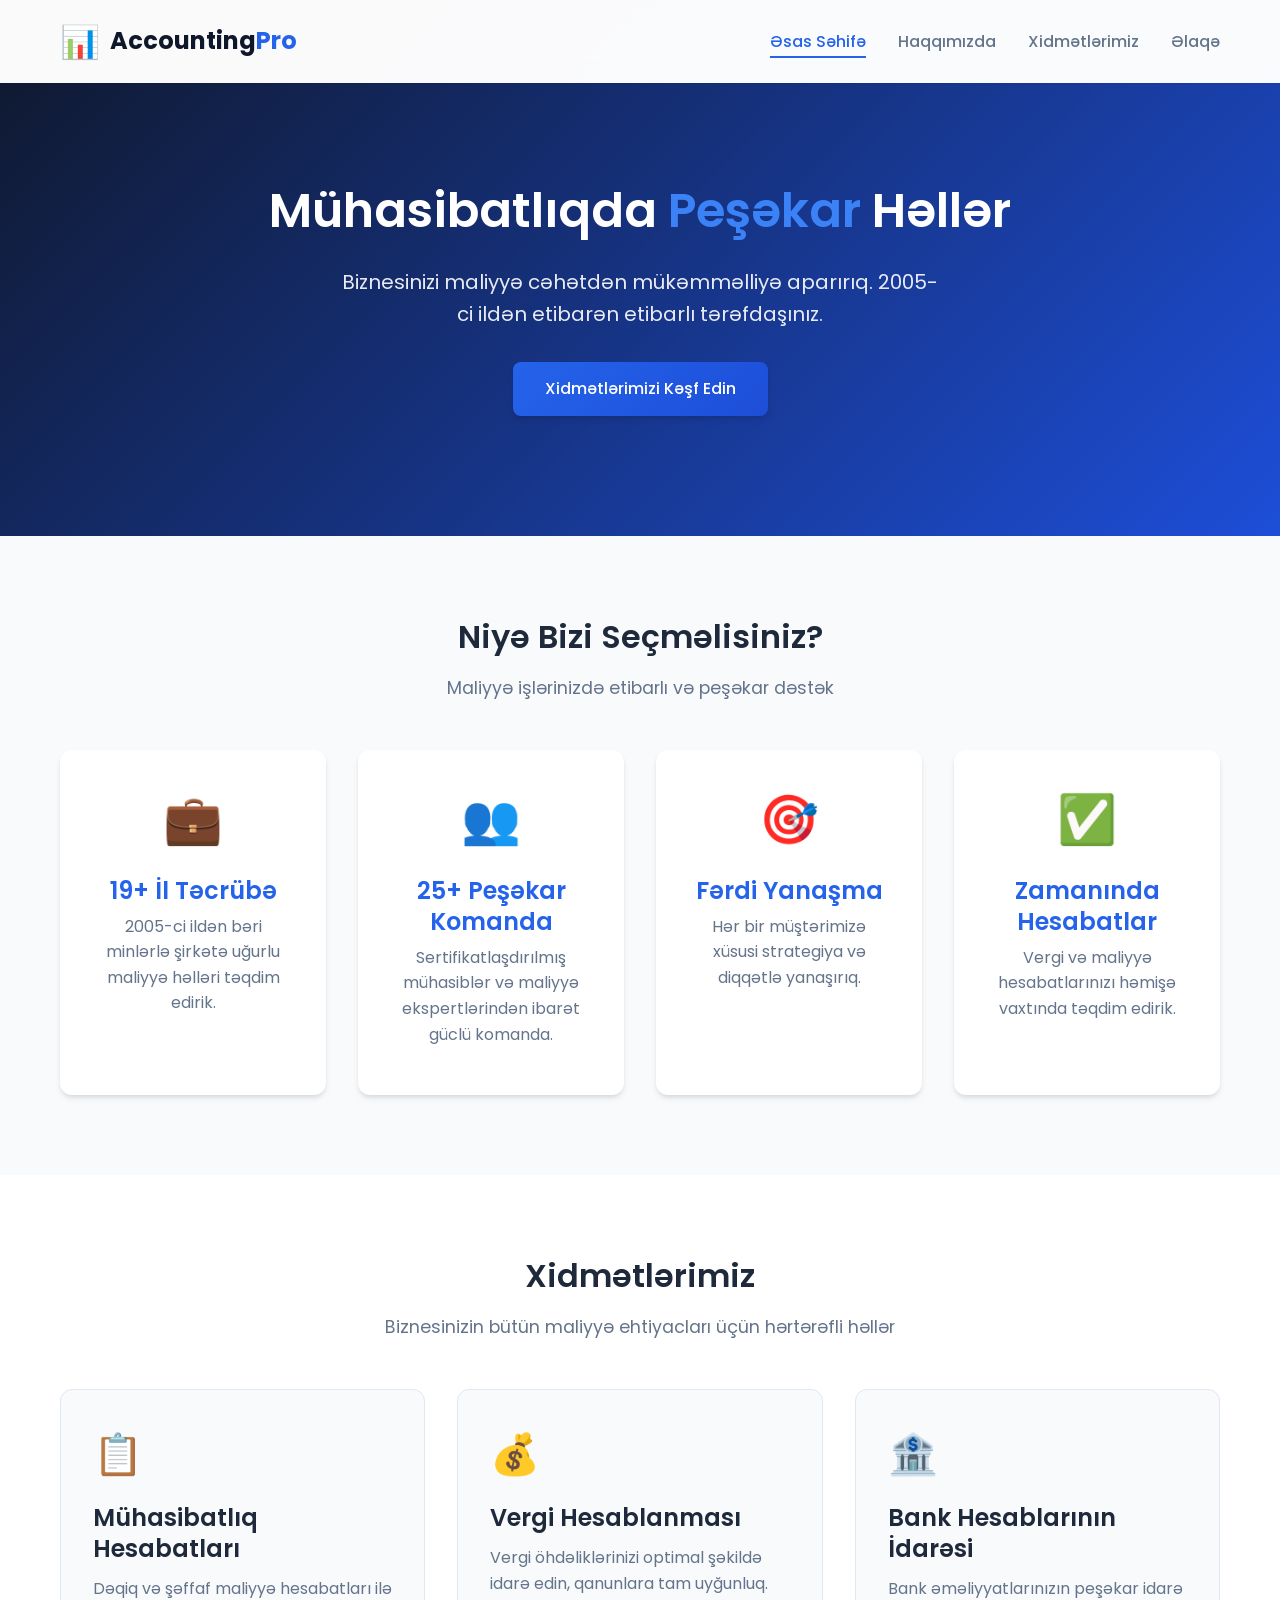
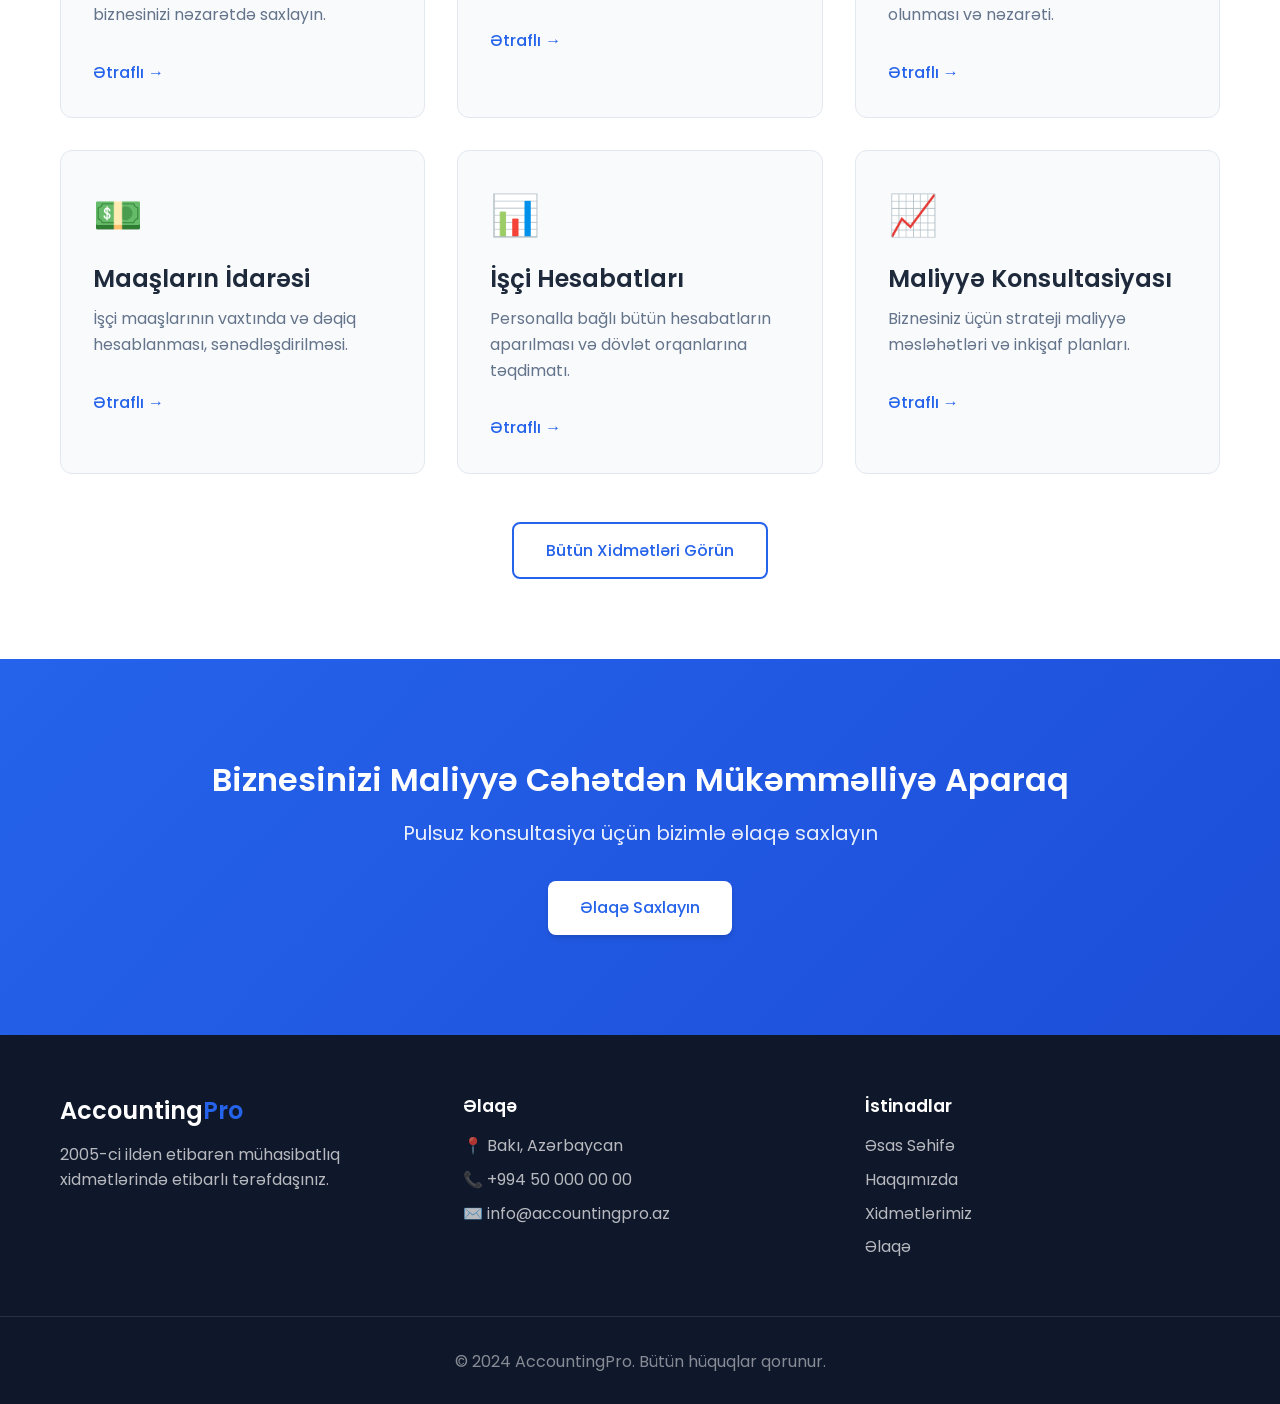
<file: index.html>
<!DOCTYPE html>
<html lang="az">
<head>
    <meta charset="UTF-8">
    <meta name="viewport" content="width=device-width, initial-scale=1.0">
    <title>Accounting Pro - Mühasibatlıq Xidmətləri</title>
    <link rel="stylesheet" href="styles.css">
    <link href="https://fonts.googleapis.com/css2?family=Poppins:wght@300;400;500;600;700&display=swap" rel="stylesheet">
</head>
<body>
    <!-- Navigation -->
    <nav class="navbar">
        <div class="container nav-container">
            <div class="logo">
                <span class="logo-icon">📊</span>
                <span class="logo-text">Accounting<span>Pro</span></span>
            </div>
            <ul class="nav-menu">
                <li><a href="index.html" class="active">Əsas Səhifə</a></li>
                <li><a href="about.html">Haqqımızda</a></li>
                <li><a href="services.html">Xidmətlərimiz</a></li>
                <li><a href="contact.html">Əlaqə</a></li>
            </ul>
            <div class="hamburger">
                <span></span>
                <span></span>
                <span></span>
            </div>
        </div>
    </nav>

    <!-- Hero Section -->
    <section class="hero">
        <div class="container hero-content">
            <h1>Mühasibatlıqda <span class="highlight">Peşəkar</span> Həllər</h1>
            <p>Biznesinizi maliyyə cəhətdən mükəmməlliyə aparırıq. 2005-ci ildən etibarən etibarlı tərəfdaşınız.</p>
            <a href="services.html" class="btn btn-primary">Xidmətlərimizi Kəşf Edin</a>
        </div>
    </section>

    <!-- About Preview -->
    <section class="about-preview">
        <div class="container">
            <div class="section-header">
                <h2>Niyə Bizi Seçməlisiniz?</h2>
                <p>Maliyyə işlərinizdə etibarlı və peşəkar dəstək</p>
            </div>
            <div class="features-grid">
                <div class="feature-card">
                    <div class="feature-icon">💼</div>
                    <h3>19+ İl Təcrübə</h3>
                    <p>2005-ci ildən bəri minlərlə şirkətə uğurlu maliyyə həlləri təqdim edirik.</p>
                </div>
                <div class="feature-card">
                    <div class="feature-icon">👥</div>
                    <h3>25+ Peşəkar Komanda</h3>
                    <p>Sertifikatlaşdırılmış mühasiblər və maliyyə ekspertlərindən ibarət güclü komanda.</p>
                </div>
                <div class="feature-card">
                    <div class="feature-icon">🎯</div>
                    <h3>Fərdi Yanaşma</h3>
                    <p>Hər bir müştərimizə xüsusi strategiya və diqqətlə yanaşırıq.</p>
                </div>
                <div class="feature-card">
                    <div class="feature-icon">✅</div>
                    <h3>Zamanında Hesabatlar</h3>
                    <p>Vergi və maliyyə hesabatlarınızı həmişə vaxtında təqdim edirik.</p>
                </div>
            </div>
        </div>
    </section>

    <!-- Services Preview -->
    <section class="services-preview">
        <div class="container">
            <div class="section-header">
                <h2>Xidmətlərimiz</h2>
                <p>Biznesinizin bütün maliyyə ehtiyacları üçün hərtərəfli həllər</p>
            </div>
            <div class="services-grid">
                <div class="service-card">
                    <div class="service-icon">📋</div>
                    <h3>Mühasibatlıq Hesabatları</h3>
                    <p>Dəqiq və şəffaf maliyyə hesabatları ilə biznesinizi nəzarətdə saxlayın.</p>
                    <a href="services.html#accounting" class="service-link">Ətraflı →</a>
                </div>
                <div class="service-card">
                    <div class="service-icon">💰</div>
                    <h3>Vergi Hesablanması</h3>
                    <p>Vergi öhdəliklərinizi optimal şəkildə idarə edin, qanunlara tam uyğunluq.</p>
                    <a href="services.html#tax" class="service-link">Ətraflı →</a>
                </div>
                <div class="service-card">
                    <div class="service-icon">🏦</div>
                    <h3>Bank Hesablarının İdarəsi</h3>
                    <p>Bank əməliyyatlarınızın peşəkar idarə olunması və nəzarəti.</p>
                    <a href="services.html#banking" class="service-link">Ətraflı →</a>
                </div>
                <div class="service-card">
                    <div class="service-icon">💵</div>
                    <h3>Maaşların İdarəsi</h3>
                    <p>İşçi maaşlarının vaxtında və dəqiq hesablanması, sənədləşdirilməsi.</p>
                    <a href="services.html#payroll" class="service-link">Ətraflı →</a>
                </div>
                <div class="service-card">
                    <div class="service-icon">📊</div>
                    <h3>İşçi Hesabatları</h3>
                    <p>Personalla bağlı bütün hesabatların aparılması və dövlət orqanlarına təqdimatı.</p>
                    <a href="services.html#hr" class="service-link">Ətraflı →</a>
                </div>
                <div class="service-card">
                    <div class="service-icon">📈</div>
                    <h3>Maliyyə Konsultasiyası</h3>
                    <p>Biznesiniz üçün strateji maliyyə məsləhətləri və inkişaf planları.</p>
                    <a href="services.html#consulting" class="service-link">Ətraflı →</a>
                </div>
            </div>
            <div class="cta-center">
                <a href="services.html" class="btn btn-secondary">Bütün Xidmətləri Görün</a>
            </div>
        </div>
    </section>

    <!-- CTA Section -->
    <section class="cta-section">
        <div class="container">
            <h2>Biznesinizi Maliyyə Cəhətdən Mükəmməlliyə Aparaq</h2>
            <p>Pulsuz konsultasiya üçün bizimlə əlaqə saxlayın</p>
            <a href="contact.html" class="btn btn-primary">Əlaqə Saxlayın</a>
        </div>
    </section>

    <!-- Footer -->
    <footer class="footer">
        <div class="container footer-content">
            <div class="footer-section">
                <h3>Accounting<span>Pro</span></h3>
                <p>2005-ci ildən etibarən mühasibatlıq xidmətlərində etibarlı tərəfdaşınız.</p>
            </div>
            <div class="footer-section">
                <h4>Əlaqə</h4>
                <p>📍 Bakı, Azərbaycan</p>
                <p>📞 +994 50 000 00 00</p>
                <p>✉️ info@accountingpro.az</p>
            </div>
            <div class="footer-section">
                <h4>İstinadlar</h4>
                <ul>
                    <li><a href="index.html">Əsas Səhifə</a></li>
                    <li><a href="about.html">Haqqımızda</a></li>
                    <li><a href="services.html">Xidmətlərimiz</a></li>
                    <li><a href="contact.html">Əlaqə</a></li>
                </ul>
            </div>
        </div>
        <div class="footer-bottom">
            <p>&copy; 2024 AccountingPro. Bütün hüquqlar qorunur.</p>
        </div>
    </footer>

    <script src="script.js"></script>
</body>
</html>
</file>
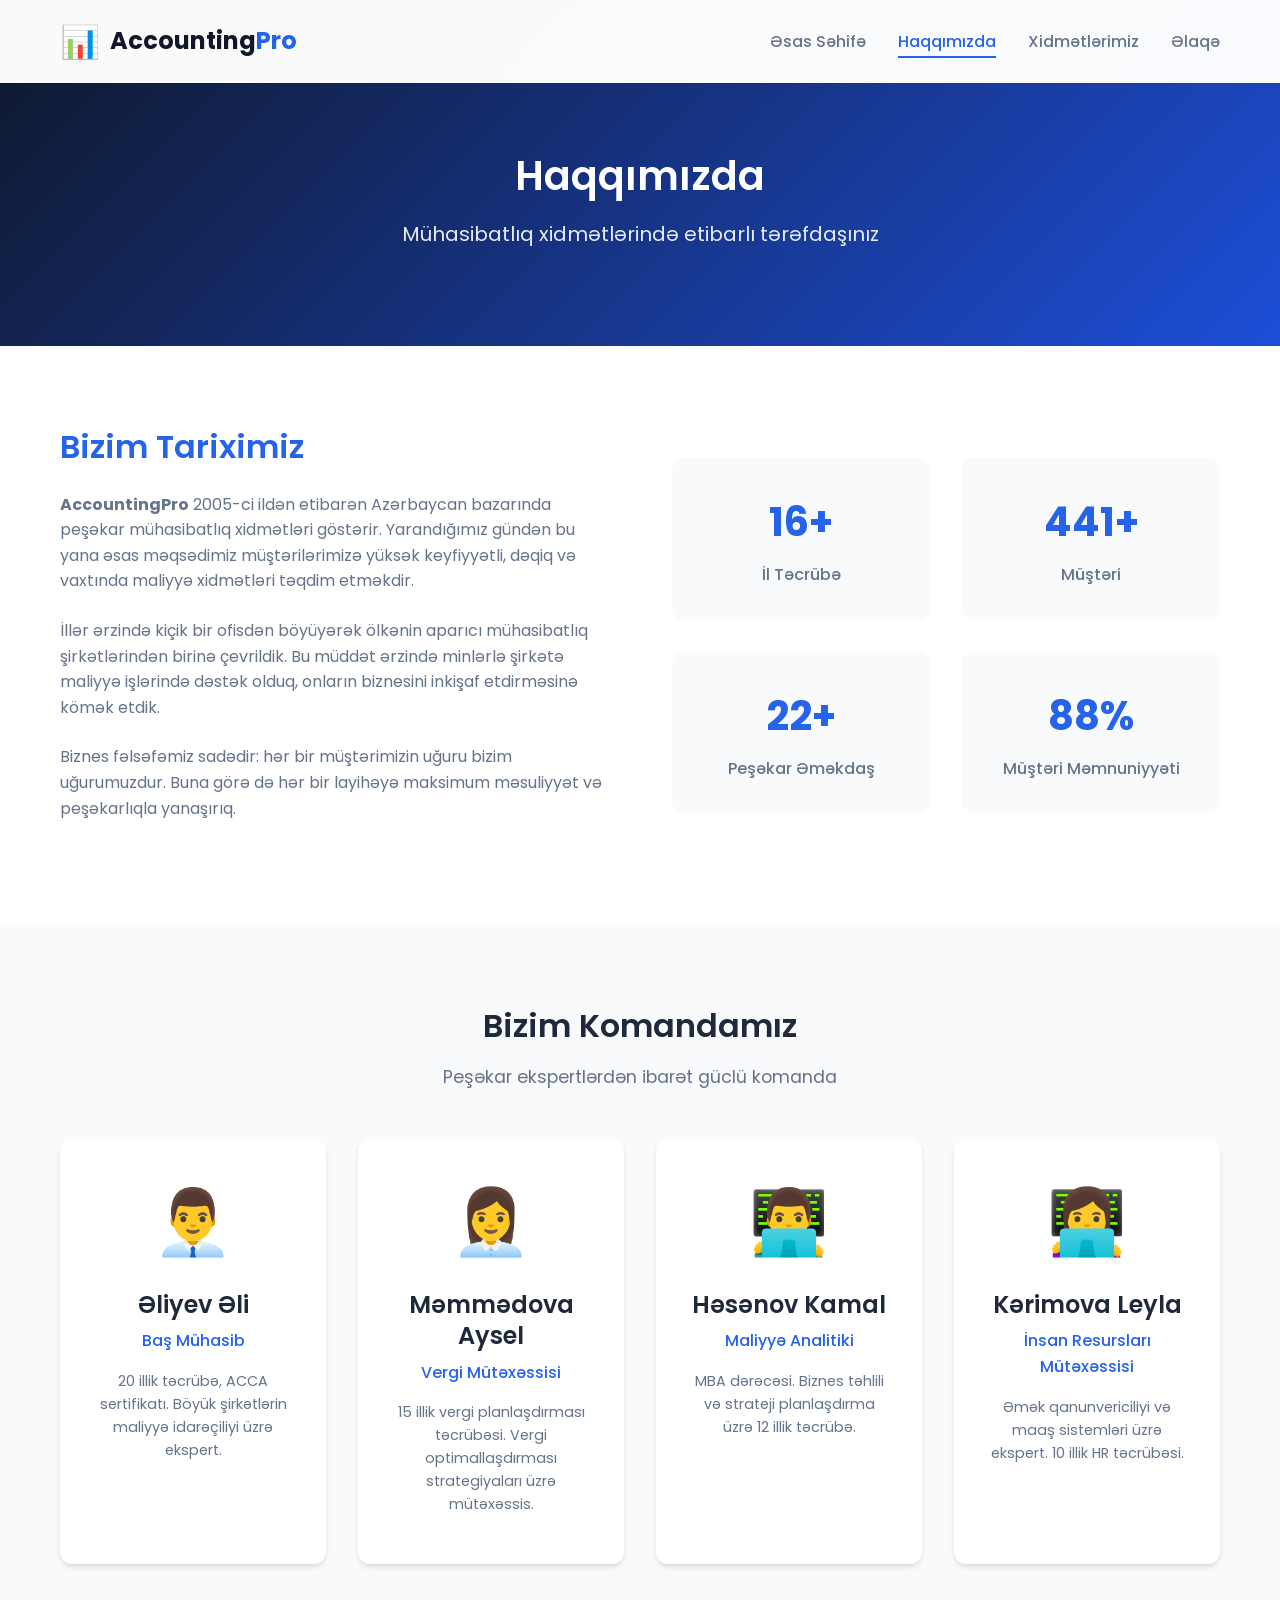
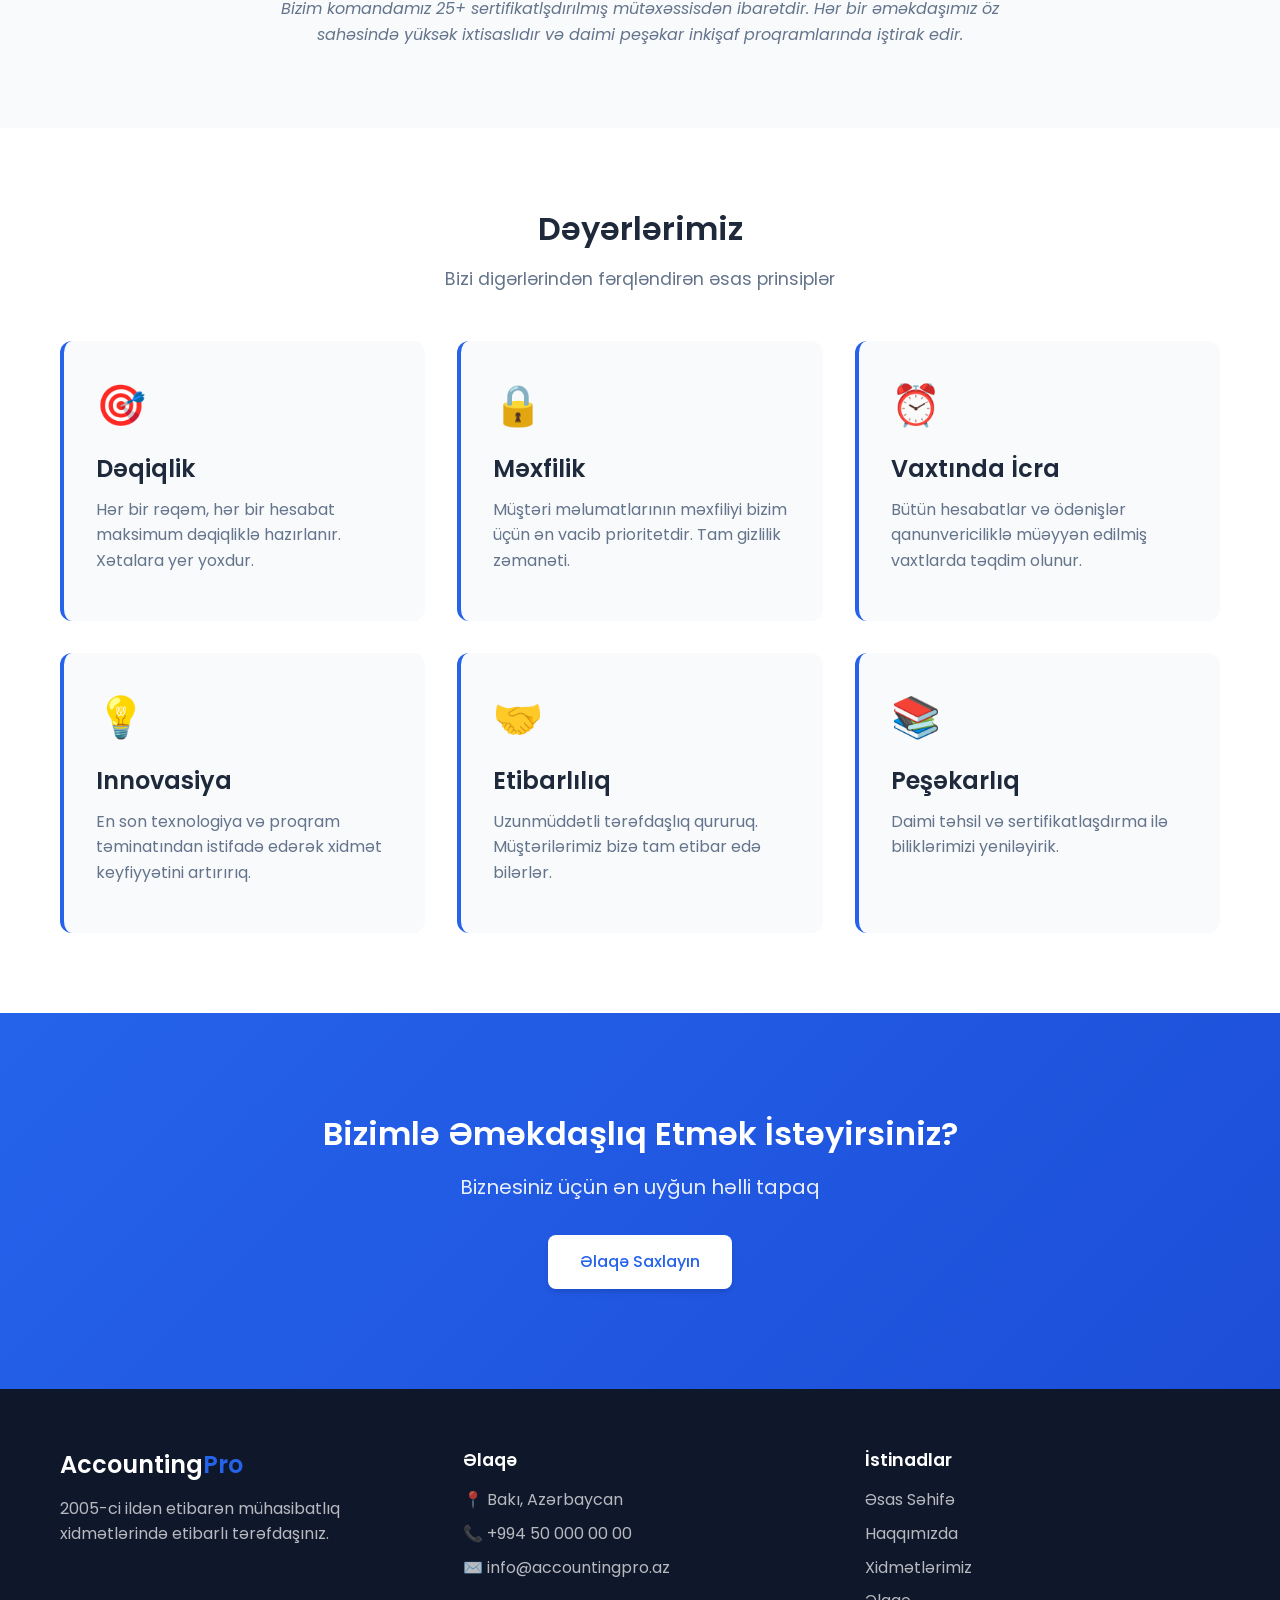
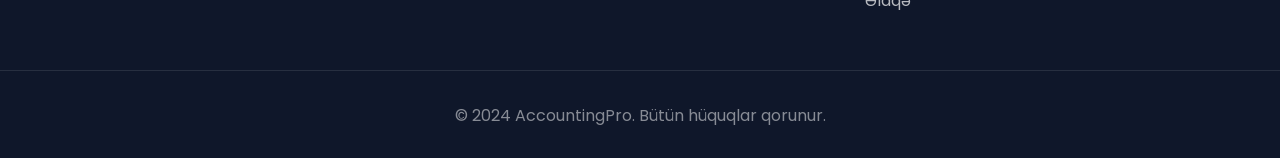
<file: about.html>
<!DOCTYPE html>
<html lang="az">
<head>
    <meta charset="UTF-8">
    <meta name="viewport" content="width=device-width, initial-scale=1.0">
    <title>Haqqımızda - Accounting Pro</title>
    <link rel="stylesheet" href="styles.css">
    <link href="https://fonts.googleapis.com/css2?family=Poppins:wght@300;400;500;600;700&display=swap" rel="stylesheet">
</head>
<body>
    <!-- Navigation -->
    <nav class="navbar">
        <div class="container nav-container">
            <div class="logo">
                <span class="logo-icon">📊</span>
                <span class="logo-text">Accounting<span>Pro</span></span>
            </div>
            <ul class="nav-menu">
                <li><a href="index.html">Əsas Səhifə</a></li>
                <li><a href="about.html" class="active">Haqqımızda</a></li>
                <li><a href="services.html">Xidmətlərimiz</a></li>
                <li><a href="contact.html">Əlaqə</a></li>
            </ul>
            <div class="hamburger">
                <span></span>
                <span></span>
                <span></span>
            </div>
        </div>
    </nav>

    <!-- Page Header -->
    <section class="page-header">
        <div class="container">
            <h1>Haqqımızda</h1>
            <p>Mühasibatlıq xidmətlərində etibarlı tərəfdaşınız</p>
        </div>
    </section>

    <!-- Company Story -->
    <section class="about-story">
        <div class="container">
            <div class="story-content">
                <div class="story-text">
                    <h2>Bizim Tariximiz</h2>
                    <p><strong>AccountingPro</strong> 2005-ci ildən etibarən Azərbaycan bazarında peşəkar mühasibatlıq xidmətləri göstərir. Yarandığımız gündən bu yana əsas məqsədimiz müştərilərimizə yüksək keyfiyyətli, dəqiq və vaxtında maliyyə xidmətləri təqdim etməkdir.</p>
                    <p>İllər ərzində kiçik bir ofisdən böyüyərək ölkənin aparıcı mühasibatlıq şirkətlərindən birinə çevrildik. Bu müddət ərzində minlərlə şirkətə maliyyə işlərində dəstək olduq, onların biznesini inkişaf etdirməsinə kömək etdik.</p>
                    <p>Biznes fəlsəfəmiz sadədir: hər bir müştərimizin uğuru bizim uğurumuzdur. Buna görə də hər bir layihəyə maksimum məsuliyyət və peşəkarlıqla yanaşırıq.</p>
                </div>
                <div class="story-stats">
                    <div class="stat-item">
                        <span class="stat-number">19+</span>
                        <span class="stat-label">İl Təcrübə</span>
                    </div>
                    <div class="stat-item">
                        <span class="stat-number">500+</span>
                        <span class="stat-label">Müştəri</span>
                    </div>
                    <div class="stat-item">
                        <span class="stat-number">25+</span>
                        <span class="stat-label">Peşəkar Əməkdaş</span>
                    </div>
                    <div class="stat-item">
                        <span class="stat-number">100%</span>
                        <span class="stat-label">Müştəri Məmnuniyyəti</span>
                    </div>
                </div>
            </div>
        </div>
    </section>

    <!-- Team Section -->
    <section class="team-section">
        <div class="container">
            <div class="section-header">
                <h2>Bizim Komandamız</h2>
                <p>Peşəkar ekspertlərdən ibarət güclü komanda</p>
            </div>
            <div class="team-grid">
                <div class="team-card">
                    <div class="team-avatar">👨‍💼</div>
                    <h3>Əliyev Əli</h3>
                    <p class="team-role">Baş Mühasib</p>
                    <p class="team-desc">20 illik təcrübə, ACCA sertifikatı. Böyük şirkətlərin maliyyə idarəçiliyi üzrə ekspert.</p>
                </div>
                <div class="team-card">
                    <div class="team-avatar">👩‍💼</div>
                    <h3>Məmmədova Aysel</h3>
                    <p class="team-role">Vergi Mütəxəssisi</p>
                    <p class="team-desc">15 illik vergi planlaşdırması təcrübəsi. Vergi optimallaşdırması strategiyaları üzrə mütəxəssis.</p>
                </div>
                <div class="team-card">
                    <div class="team-avatar">👨‍💻</div>
                    <h3>Həsənov Kamal</h3>
                    <p class="team-role">Maliyyə Analitiki</p>
                    <p class="team-desc">MBA dərəcəsi. Biznes təhlili və strateji planlaşdırma üzrə 12 illik təcrübə.</p>
                </div>
                <div class="team-card">
                    <div class="team-avatar">👩‍💻</div>
                    <h3>Kərimova Leyla</h3>
                    <p class="team-role">İnsan Resursları Mütəxəssisi</p>
                    <p class="team-desc">Əmək qanunvericiliyi və maaş sistemləri üzrə ekspert. 10 illik HR təcrübəsi.</p>
                </div>
            </div>
            <p class="team-note">Bizim komandamız 25+ sertifikatlşdırılmış mütəxəssisdən ibarətdir. Hər bir əməkdaşımız öz sahəsində yüksək ixtisaslıdır və daimi peşəkar inkişaf proqramlarında iştirak edir.</p>
        </div>
    </section>

    <!-- Values Section -->
    <section class="values-section">
        <div class="container">
            <div class="section-header">
                <h2>Dəyərlərimiz</h2>
                <p>Bizi digərlərindən fərqləndirən əsas prinsiplər</p>
            </div>
            <div class="values-grid">
                <div class="value-card">
                    <div class="value-icon">🎯</div>
                    <h3>Dəqiqlik</h3>
                    <p>Hər bir rəqəm, hər bir hesabat maksimum dəqiqliklə hazırlanır. Xətalara yer yoxdur.</p>
                </div>
                <div class="value-card">
                    <div class="value-icon">🔒</div>
                    <h3>Məxfilik</h3>
                    <p>Müştəri məlumatlarının məxfiliyi bizim üçün ən vacib prioritetdir. Tam gizlilik zəmanəti.</p>
                </div>
                <div class="value-card">
                    <div class="value-icon">⏰</div>
                    <h3>Vaxtında İcra</h3>
                    <p>Bütün hesabatlar və ödənişlər qanunvericiliklə müəyyən edilmiş vaxtlarda təqdim olunur.</p>
                </div>
                <div class="value-card">
                    <div class="value-icon">💡</div>
                    <h3>Innovasiya</h3>
                    <p>En son texnologiya və proqram təminatından istifadə edərək xidmət keyfiyyətini artırırıq.</p>
                </div>
                <div class="value-card">
                    <div class="value-icon">🤝</div>
                    <h3>Etibarlılıq</h3>
                    <p>Uzunmüddətli tərəfdaşlıq qururuq. Müştərilərimiz bizə tam etibar edə bilərlər.</p>
                </div>
                <div class="value-card">
                    <div class="value-icon">📚</div>
                    <h3>Peşəkarlıq</h3>
                    <p>Daimi təhsil və sertifikatlaşdırma ilə biliklərimizi yeniləyirik.</p>
                </div>
            </div>
        </div>
    </section>

    <!-- CTA Section -->
    <section class="cta-section">
        <div class="container">
            <h2>Bizimlə Əməkdaşlıq Etmək İstəyirsiniz?</h2>
            <p>Biznesiniz üçün ən uyğun həlli tapaq</p>
            <a href="contact.html" class="btn btn-primary">Əlaqə Saxlayın</a>
        </div>
    </section>

    <!-- Footer -->
    <footer class="footer">
        <div class="container footer-content">
            <div class="footer-section">
                <h3>Accounting<span>Pro</span></h3>
                <p>2005-ci ildən etibarən mühasibatlıq xidmətlərində etibarlı tərəfdaşınız.</p>
            </div>
            <div class="footer-section">
                <h4>Əlaqə</h4>
                <p>📍 Bakı, Azərbaycan</p>
                <p>📞 +994 50 000 00 00</p>
                <p>✉️ info@accountingpro.az</p>
            </div>
            <div class="footer-section">
                <h4>İstinadlar</h4>
                <ul>
                    <li><a href="index.html">Əsas Səhifə</a></li>
                    <li><a href="about.html">Haqqımızda</a></li>
                    <li><a href="services.html">Xidmətlərimiz</a></li>
                    <li><a href="contact.html">Əlaqə</a></li>
                </ul>
            </div>
        </div>
        <div class="footer-bottom">
            <p>&copy; 2024 AccountingPro. Bütün hüquqlar qorunur.</p>
        </div>
    </footer>

    <script src="script.js"></script>
</body>
</html>
</file>
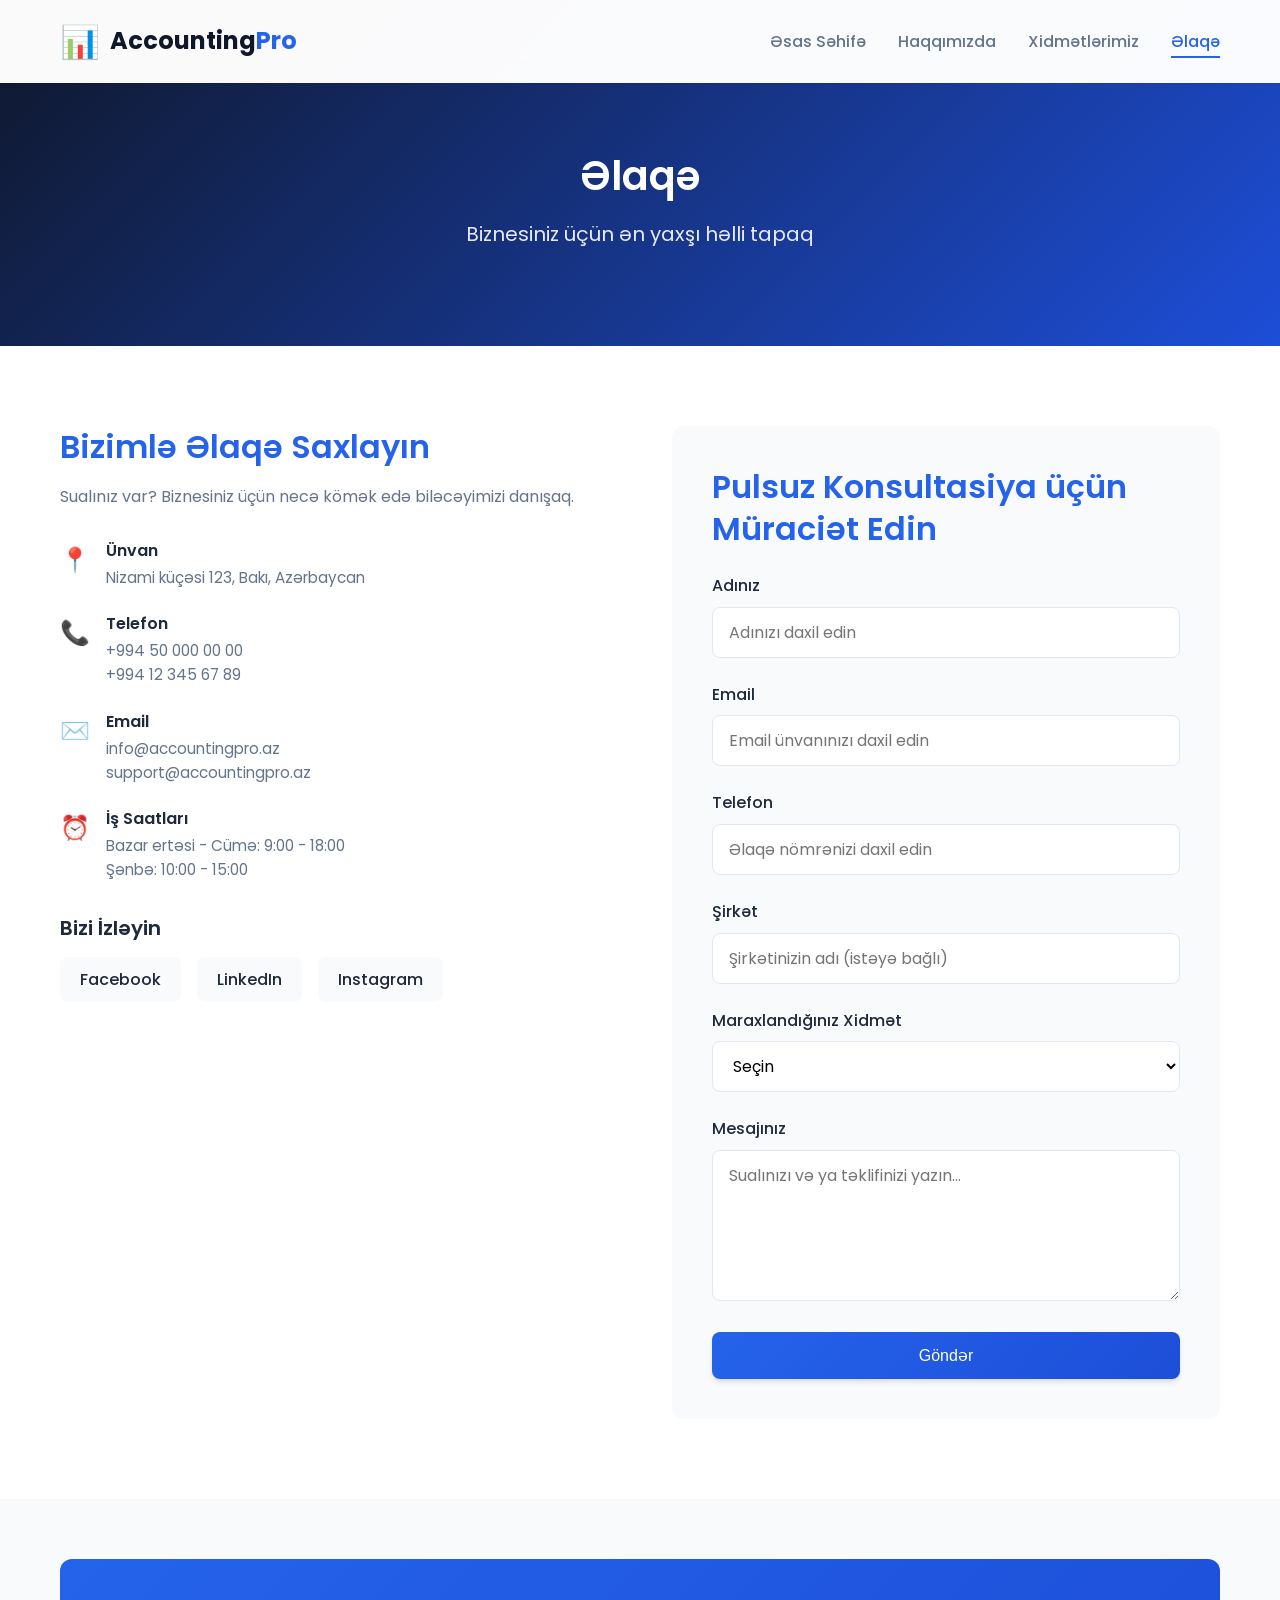
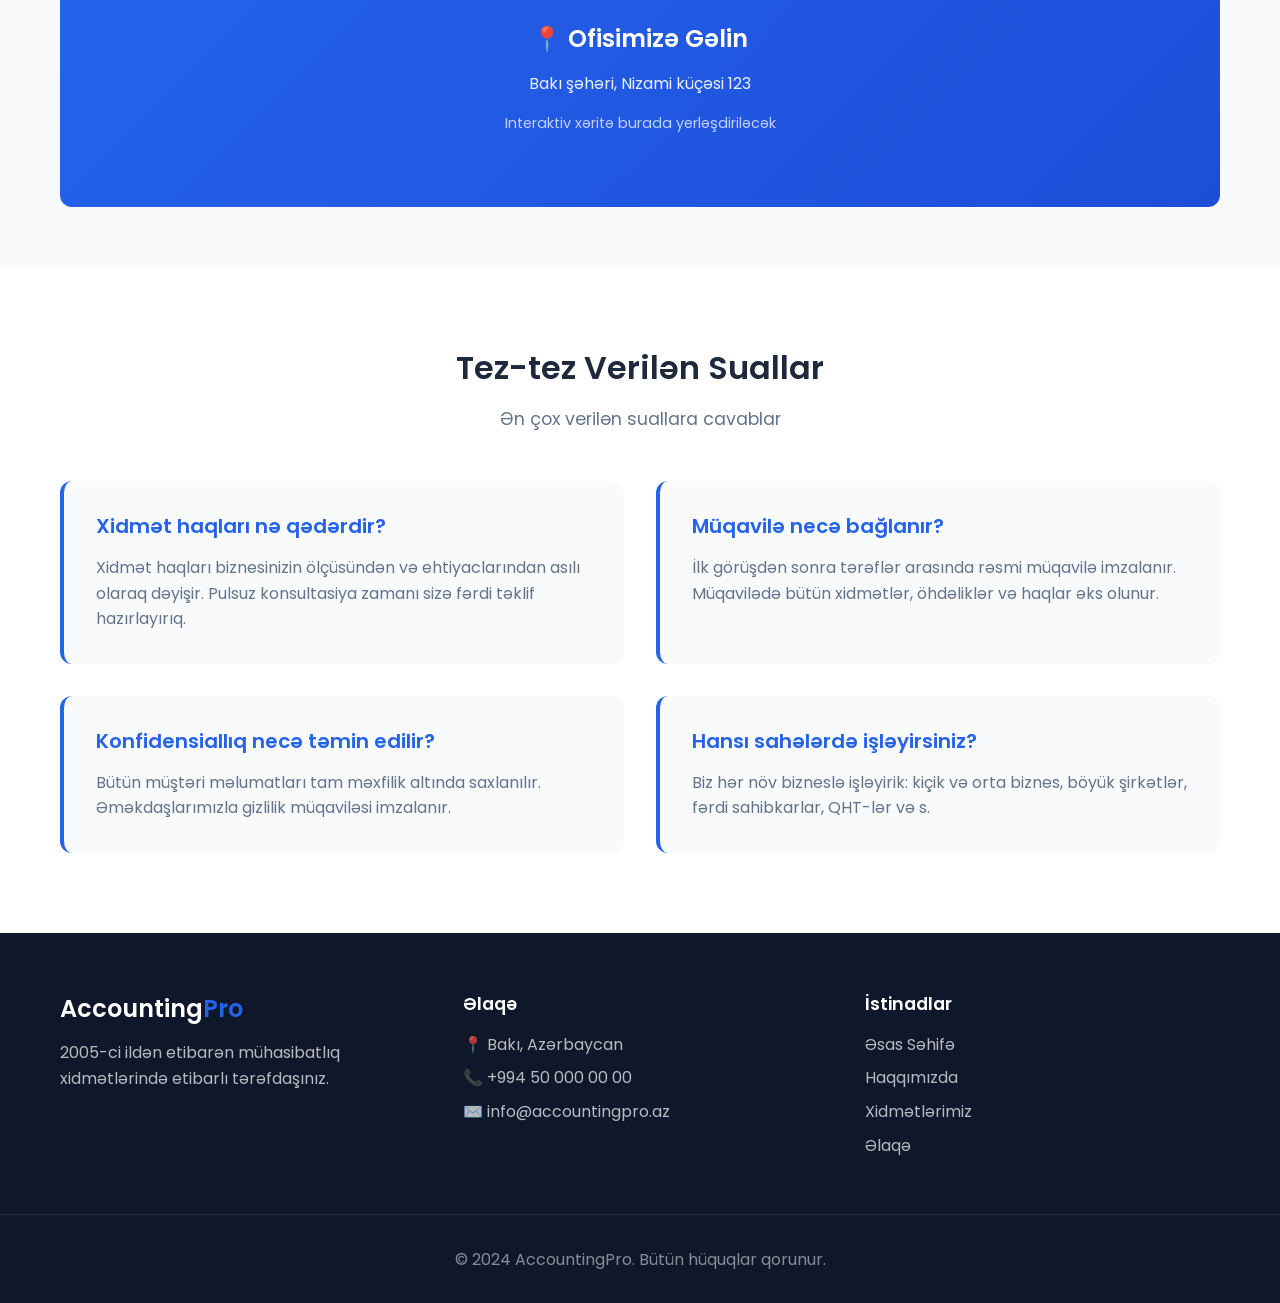
<file: contact.html>
<!DOCTYPE html>
<html lang="az">
<head>
    <meta charset="UTF-8">
    <meta name="viewport" content="width=device-width, initial-scale=1.0">
    <title>Əlaqə - Accounting Pro</title>
    <link rel="stylesheet" href="styles.css">
    <link href="https://fonts.googleapis.com/css2?family=Poppins:wght@300;400;500;600;700&display=swap" rel="stylesheet">
</head>
<body>
    <!-- Navigation -->
    <nav class="navbar">
        <div class="container nav-container">
            <div class="logo">
                <span class="logo-icon">📊</span>
                <span class="logo-text">Accounting<span>Pro</span></span>
            </div>
            <ul class="nav-menu">
                <li><a href="index.html">Əsas Səhifə</a></li>
                <li><a href="about.html">Haqqımızda</a></li>
                <li><a href="services.html">Xidmətlərimiz</a></li>
                <li><a href="contact.html" class="active">Əlaqə</a></li>
            </ul>
            <div class="hamburger">
                <span></span>
                <span></span>
                <span></span>
            </div>
        </div>
    </nav>

    <!-- Page Header -->
    <section class="page-header">
        <div class="container">
            <h1>Əlaqə</h1>
            <p>Biznesiniz üçün ən yaxşı həlli tapaq</p>
        </div>
    </section>

    <!-- Contact Section -->
    <section class="contact-section">
        <div class="container">
            <div class="contact-grid">
                <!-- Contact Info -->
                <div class="contact-info">
                    <h2>Bizimlə Əlaqə Saxlayın</h2>
                    <p>Sualınız var? Biznesiniz üçün necə kömək edə biləcəyimizi danışaq.</p>
                    
                    <div class="contact-item">
                        <div class="contact-icon">📍</div>
                        <div class="contact-details">
                            <h4>Ünvan</h4>
                            <p>Nizami küçəsi 123, Bakı, Azərbaycan</p>
                        </div>
                    </div>
                    
                    <div class="contact-item">
                        <div class="contact-icon">📞</div>
                        <div class="contact-details">
                            <h4>Telefon</h4>
                            <p>+994 50 000 00 00</p>
                            <p>+994 12 345 67 89</p>
                        </div>
                    </div>
                    
                    <div class="contact-item">
                        <div class="contact-icon">✉️</div>
                        <div class="contact-details">
                            <h4>Email</h4>
                            <p>info@accountingpro.az</p>
                            <p>support@accountingpro.az</p>
                        </div>
                    </div>
                    
                    <div class="contact-item">
                        <div class="contact-icon">⏰</div>
                        <div class="contact-details">
                            <h4>İş Saatları</h4>
                            <p>Bazar ertəsi - Cümə: 9:00 - 18:00</p>
                            <p>Şənbə: 10:00 - 15:00</p>
                        </div>
                    </div>
                    
                    <div class="social-links">
                        <h4>Bizi İzləyin</h4>
                        <div class="social-icons">
                            <a href="#" class="social-icon">Facebook</a>
                            <a href="#" class="social-icon">LinkedIn</a>
                            <a href="#" class="social-icon">Instagram</a>
                        </div>
                    </div>
                </div>

                <!-- Contact Form -->
                <div class="contact-form-wrapper">
                    <h2>Pulsuz Konsultasiya üçün Müraciət Edin</h2>
                    <form class="contact-form" id="contactForm">
                        <div class="form-group">
                            <label for="name">Adınız</label>
                            <input type="text" id="name" name="name" required placeholder="Adınızı daxil edin">
                        </div>
                        
                        <div class="form-group">
                            <label for="email">Email</label>
                            <input type="email" id="email" name="email" required placeholder="Email ünvanınızı daxil edin">
                        </div>
                        
                        <div class="form-group">
                            <label for="phone">Telefon</label>
                            <input type="tel" id="phone" name="phone" placeholder="Əlaqə nömrənizi daxil edin">
                        </div>
                        
                        <div class="form-group">
                            <label for="company">Şirkət</label>
                            <input type="text" id="company" name="company" placeholder="Şirkətinizin adı (istəyə bağlı)">
                        </div>
                        
                        <div class="form-group">
                            <label for="service">Maraxlandığınız Xidmət</label>
                            <select id="service" name="service">
                                <option value="">Seçin</option>
                                <option value="accounting">Mühasibatlıq Hesabatları</option>
                                <option value="tax">Vergi Hesablanması</option>
                                <option value="banking">Bank Hesablarının İdarəsi</option>
                                <option value="payroll">Maaşların İdarəsi</option>
                                <option value="hr">İşçi Hesabatları</option>
                                <option value="consulting">Maliyyə Konsultasiyası</option>
                                <option value="other">Digər</option>
                            </select>
                        </div>
                        
                        <div class="form-group">
                            <label for="message">Mesajınız</label>
                            <textarea id="message" name="message" rows="5" required placeholder="Sualınızı və ya təklifinizi yazın..."></textarea>
                        </div>
                        
                        <button type="submit" class="btn btn-primary btn-full">Göndər</button>
                    </form>
                </div>
            </div>
        </div>
    </section>

    <!-- Map Section -->
    <section class="map-section">
        <div class="container">
            <div class="map-placeholder">
                <div class="map-content">
                    <h3>📍 Ofisimizə Gəlin</h3>
                    <p>Bakı şəhəri, Nizami küçəsi 123</p>
                    <p class="map-note">Interaktiv xəritə burada yerləşdiriləcək</p>
                </div>
            </div>
        </div>
    </section>

    <!-- FAQ Section -->
    <section class="faq-section">
        <div class="container">
            <div class="section-header">
                <h2>Tez-tez Verilən Suallar</h2>
                <p>Ən çox verilən suallara cavablar</p>
            </div>
            <div class="faq-grid">
                <div class="faq-item">
                    <h4>Xidmət haqları nə qədərdir?</h4>
                    <p>Xidmət haqları biznesinizin ölçüsündən və ehtiyaclarından asılı olaraq dəyişir. Pulsuz konsultasiya zamanı sizə fərdi təklif hazırlayırıq.</p>
                </div>
                <div class="faq-item">
                    <h4>Müqavilə necə bağlanır?</h4>
                    <p>İlk görüşdən sonra tərəflər arasında rəsmi müqavilə imzalanır. Müqavilədə bütün xidmətlər, öhdəliklər və haqlar əks olunur.</p>
                </div>
                <div class="faq-item">
                    <h4>Konfidensiallıq necə təmin edilir?</h4>
                    <p>Bütün müştəri məlumatları tam məxfilik altında saxlanılır. Əməkdaşlarımızla gizlilik müqaviləsi imzalanır.</p>
                </div>
                <div class="faq-item">
                    <h4>Hansı sahələrdə işləyirsiniz?</h4>
                    <p>Biz hər növ bizneslə işləyirik: kiçik və orta biznes, böyük şirkətlər, fərdi sahibkarlar, QHT-lər və s.</p>
                </div>
            </div>
        </div>
    </section>

    <!-- Footer -->
    <footer class="footer">
        <div class="container footer-content">
            <div class="footer-section">
                <h3>Accounting<span>Pro</span></h3>
                <p>2005-ci ildən etibarən mühasibatlıq xidmətlərində etibarlı tərəfdaşınız.</p>
            </div>
            <div class="footer-section">
                <h4>Əlaqə</h4>
                <p>📍 Bakı, Azərbaycan</p>
                <p>📞 +994 50 000 00 00</p>
                <p>✉️ info@accountingpro.az</p>
            </div>
            <div class="footer-section">
                <h4>İstinadlar</h4>
                <ul>
                    <li><a href="index.html">Əsas Səhifə</a></li>
                    <li><a href="about.html">Haqqımızda</a></li>
                    <li><a href="services.html">Xidmətlərimiz</a></li>
                    <li><a href="contact.html">Əlaqə</a></li>
                </ul>
            </div>
        </div>
        <div class="footer-bottom">
            <p>&copy; 2024 AccountingPro. Bütün hüquqlar qorunur.</p>
        </div>
    </footer>

    <script src="script.js"></script>
</body>
</html>
</file>
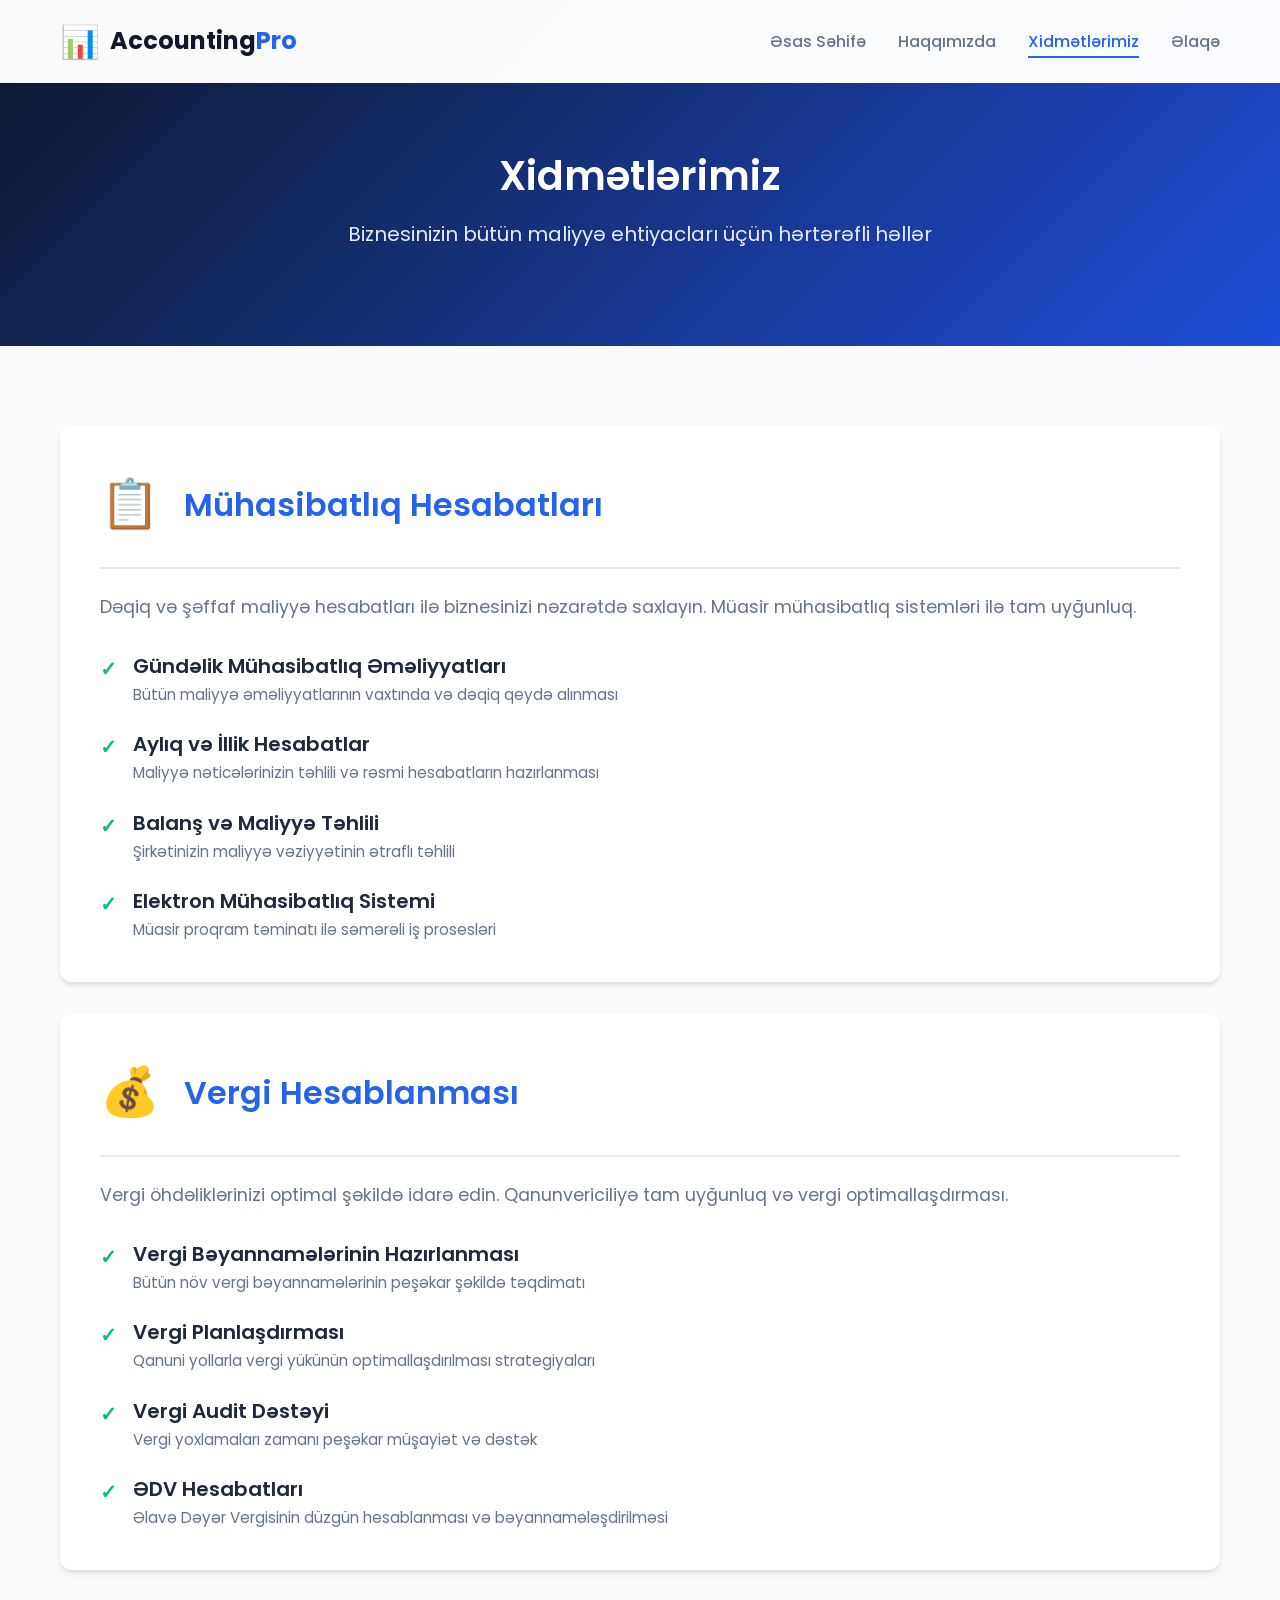
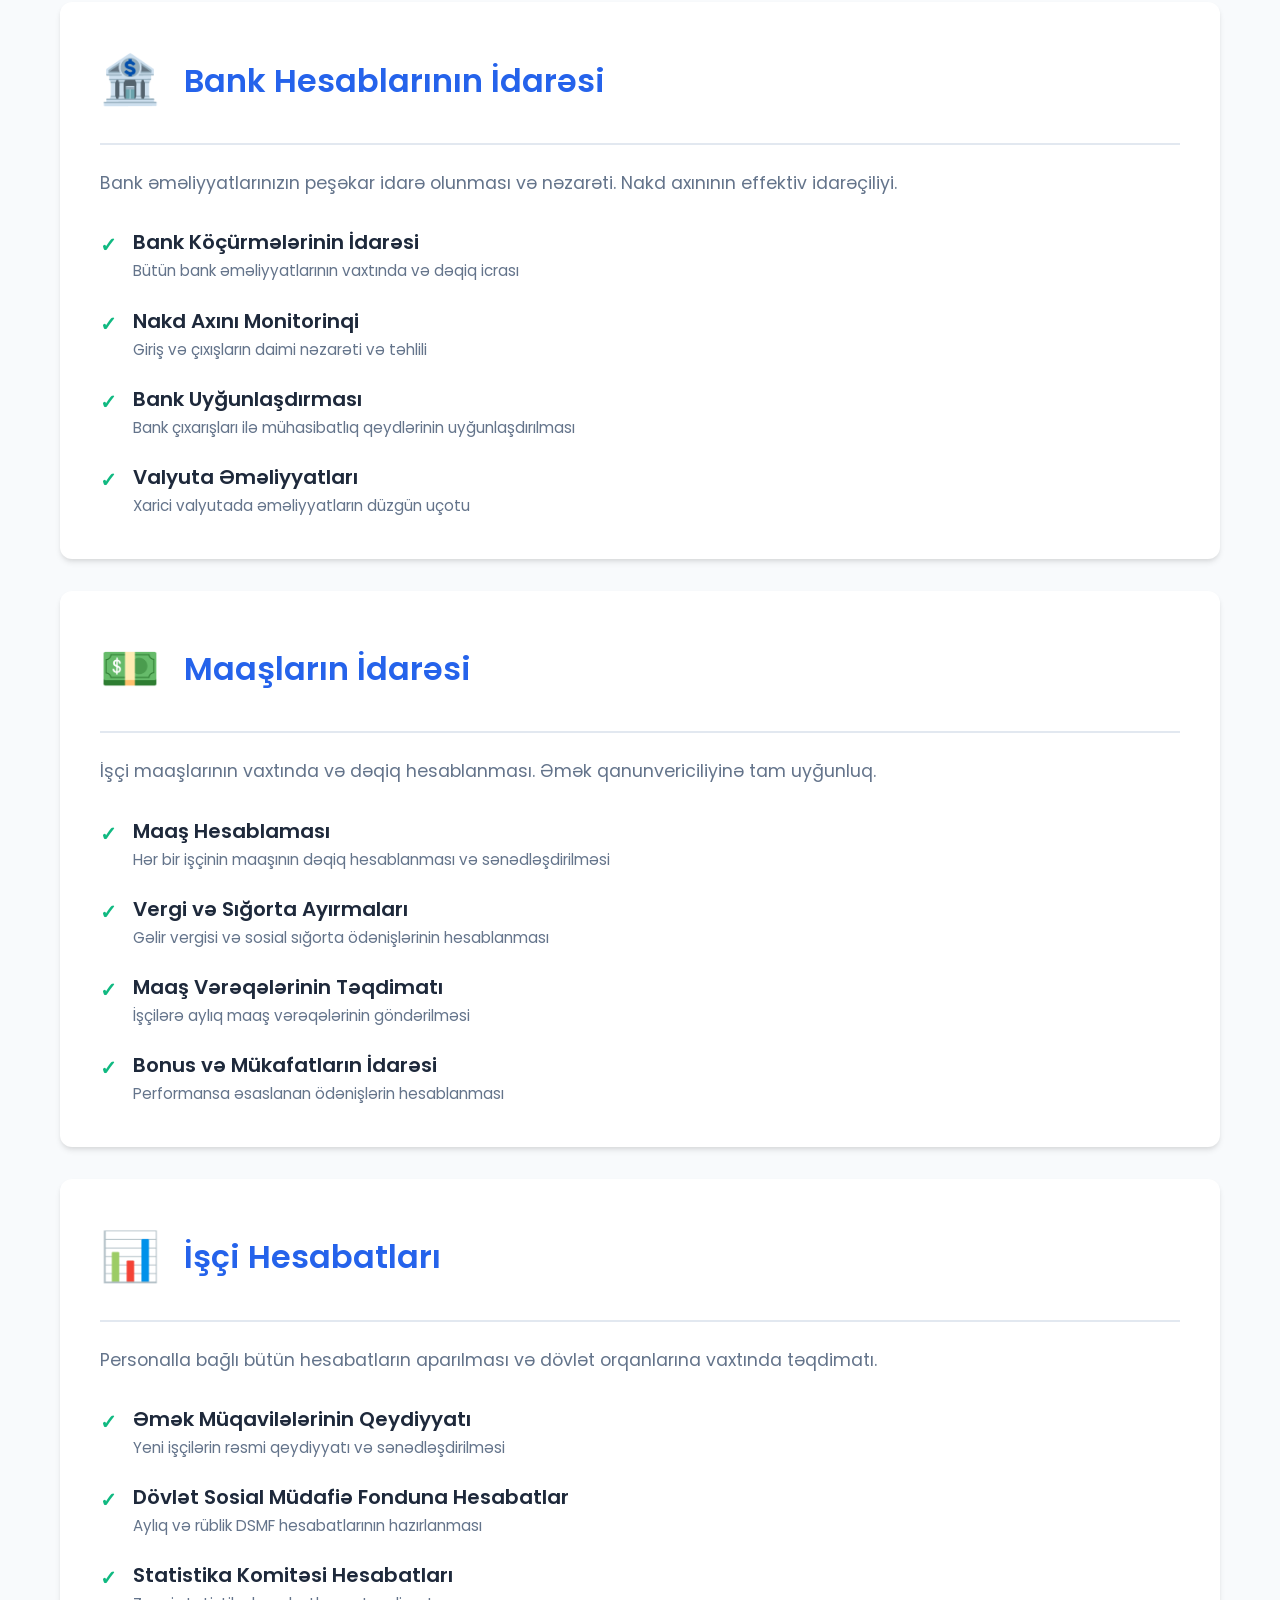
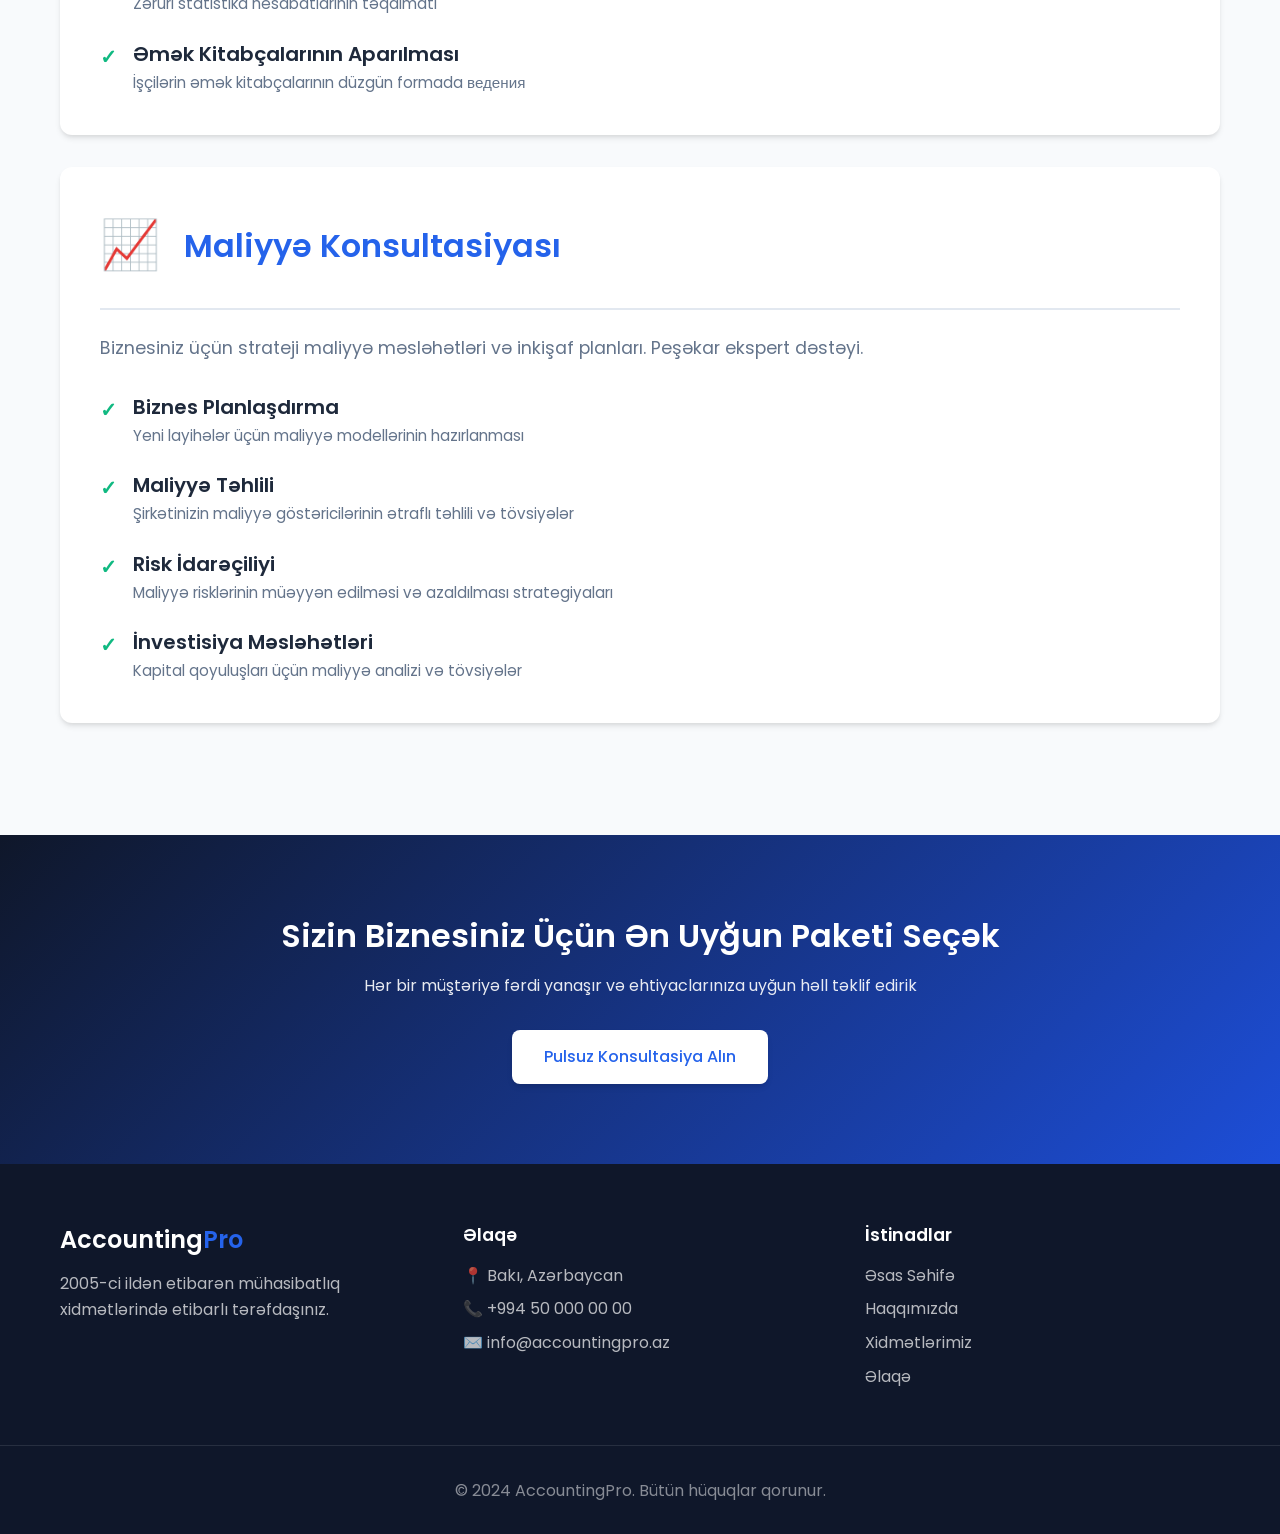
<file: services.html>
<!DOCTYPE html>
<html lang="az">
<head>
    <meta charset="UTF-8">
    <meta name="viewport" content="width=device-width, initial-scale=1.0">
    <title>Xidmətlərimiz - Accounting Pro</title>
    <link rel="stylesheet" href="styles.css">
    <link href="https://fonts.googleapis.com/css2?family=Poppins:wght@300;400;500;600;700&display=swap" rel="stylesheet">
</head>
<body>
    <!-- Navigation -->
    <nav class="navbar">
        <div class="container nav-container">
            <div class="logo">
                <span class="logo-icon">📊</span>
                <span class="logo-text">Accounting<span>Pro</span></span>
            </div>
            <ul class="nav-menu">
                <li><a href="index.html">Əsas Səhifə</a></li>
                <li><a href="about.html">Haqqımızda</a></li>
                <li><a href="services.html" class="active">Xidmətlərimiz</a></li>
                <li><a href="contact.html">Əlaqə</a></li>
            </ul>
            <div class="hamburger">
                <span></span>
                <span></span>
                <span></span>
            </div>
        </div>
    </nav>

    <!-- Page Header -->
    <section class="page-header">
        <div class="container">
            <h1>Xidmətlərimiz</h1>
            <p>Biznesinizin bütün maliyyə ehtiyacları üçün hərtərəfli həllər</p>
        </div>
    </section>

    <!-- Services Detail Section -->
    <section class="services-detail">
        <div class="container">
            
            <!-- Service 1: Accounting Reports -->
            <div class="service-detail-item" id="accounting">
                <div class="service-detail-header">
                    <div class="service-detail-icon">📋</div>
                    <h2>Mühasibatlıq Hesabatları</h2>
                </div>
                <div class="service-detail-content">
                    <p class="service-intro">Dəqiq və şəffaf maliyyə hesabatları ilə biznesinizi nəzarətdə saxlayın. Müasir mühasibatlıq sistemləri ilə tam uyğunluq.</p>
                    <div class="service-features">
                        <div class="feature-item">
                            <span class="feature-check">✓</span>
                            <div>
                                <h4>Gündəlik Mühasibatlıq Əməliyyatları</h4>
                                <p>Bütün maliyyə əməliyyatlarının vaxtında və dəqiq qeydə alınması</p>
                            </div>
                        </div>
                        <div class="feature-item">
                            <span class="feature-check">✓</span>
                            <div>
                                <h4>Aylıq və İllik Hesabatlar</h4>
                                <p>Maliyyə nəticələrinizin təhlili və rəsmi hesabatların hazırlanması</p>
                            </div>
                        </div>
                        <div class="feature-item">
                            <span class="feature-check">✓</span>
                            <div>
                                <h4>Balanş və Maliyyə Təhlili</h4>
                                <p>Şirkətinizin maliyyə vəziyyətinin ətraflı təhlili</p>
                            </div>
                        </div>
                        <div class="feature-item">
                            <span class="feature-check">✓</span>
                            <div>
                                <h4>Elektron Mühasibatlıq Sistemi</h4>
                                <p>Müasir proqram təminatı ilə səmərəli iş prosesləri</p>
                            </div>
                        </div>
                    </div>
                </div>
            </div>

            <!-- Service 2: Tax Calculation -->
            <div class="service-detail-item" id="tax">
                <div class="service-detail-header">
                    <div class="service-detail-icon">💰</div>
                    <h2>Vergi Hesablanması</h2>
                </div>
                <div class="service-detail-content">
                    <p class="service-intro">Vergi öhdəliklərinizi optimal şəkildə idarə edin. Qanunvericiliyə tam uyğunluq və vergi optimallaşdırması.</p>
                    <div class="service-features">
                        <div class="feature-item">
                            <span class="feature-check">✓</span>
                            <div>
                                <h4>Vergi Bəyannamələrinin Hazırlanması</h4>
                                <p>Bütün növ vergi bəyannamələrinin peşəkar şəkildə təqdimatı</p>
                            </div>
                        </div>
                        <div class="feature-item">
                            <span class="feature-check">✓</span>
                            <div>
                                <h4>Vergi Planlaşdırması</h4>
                                <p>Qanuni yollarla vergi yükünün optimallaşdırılması strategiyaları</p>
                            </div>
                        </div>
                        <div class="feature-item">
                            <span class="feature-check">✓</span>
                            <div>
                                <h4>Vergi Audit Dəstəyi</h4>
                                <p>Vergi yoxlamaları zamanı peşəkar müşayiət və dəstək</p>
                            </div>
                        </div>
                        <div class="feature-item">
                            <span class="feature-check">✓</span>
                            <div>
                                <h4>ƏDV Hesabatları</h4>
                                <p>Əlavə Dəyər Vergisinin düzgün hesablanması və bəyannamələşdirilməsi</p>
                            </div>
                        </div>
                    </div>
                </div>
            </div>

            <!-- Service 3: Bank Account Management -->
            <div class="service-detail-item" id="banking">
                <div class="service-detail-header">
                    <div class="service-detail-icon">🏦</div>
                    <h2>Bank Hesablarının İdarəsi</h2>
                </div>
                <div class="service-detail-content">
                    <p class="service-intro">Bank əməliyyatlarınızın peşəkar idarə olunması və nəzarəti. Nakd axınının effektiv idarəçiliyi.</p>
                    <div class="service-features">
                        <div class="feature-item">
                            <span class="feature-check">✓</span>
                            <div>
                                <h4>Bank Köçürmələrinin İdarəsi</h4>
                                <p>Bütün bank əməliyyatlarının vaxtında və dəqiq icrası</p>
                            </div>
                        </div>
                        <div class="feature-item">
                            <span class="feature-check">✓</span>
                            <div>
                                <h4>Nakd Axını Monitorinqi</h4>
                                <p>Giriş və çıxışların daimi nəzarəti və təhlili</p>
                            </div>
                        </div>
                        <div class="feature-item">
                            <span class="feature-check">✓</span>
                            <div>
                                <h4>Bank Uyğunlaşdırması</h4>
                                <p>Bank çıxarışları ilə mühasibatlıq qeydlərinin uyğunlaşdırılması</p>
                            </div>
                        </div>
                        <div class="feature-item">
                            <span class="feature-check">✓</span>
                            <div>
                                <h4>Valyuta Əməliyyatları</h4>
                                <p>Xarici valyutada əməliyyatların düzgün uçotu</p>
                            </div>
                        </div>
                    </div>
                </div>
            </div>

            <!-- Service 4: Payroll Management -->
            <div class="service-detail-item" id="payroll">
                <div class="service-detail-header">
                    <div class="service-detail-icon">💵</div>
                    <h2>Maaşların İdarəsi</h2>
                </div>
                <div class="service-detail-content">
                    <p class="service-intro">İşçi maaşlarının vaxtında və dəqiq hesablanması. Əmək qanunvericiliyinə tam uyğunluq.</p>
                    <div class="service-features">
                        <div class="feature-item">
                            <span class="feature-check">✓</span>
                            <div>
                                <h4>Maaş Hesablaması</h4>
                                <p>Hər bir işçinin maaşının dəqiq hesablanması və sənədləşdirilməsi</p>
                            </div>
                        </div>
                        <div class="feature-item">
                            <span class="feature-check">✓</span>
                            <div>
                                <h4>Vergi və Sığorta Ayırmaları</h4>
                                <p>Gəlir vergisi və sosial sığorta ödənişlərinin hesablanması</p>
                            </div>
                        </div>
                        <div class="feature-item">
                            <span class="feature-check">✓</span>
                            <div>
                                <h4>Maaş Vərəqələrinin Təqdimatı</h4>
                                <p>İşçilərə aylıq maaş vərəqələrinin göndərilməsi</p>
                            </div>
                        </div>
                        <div class="feature-item">
                            <span class="feature-check">✓</span>
                            <div>
                                <h4>Bonus və Mükafatların İdarəsi</h4>
                                <p>Performansa əsaslanan ödənişlərin hesablanması</p>
                            </div>
                        </div>
                    </div>
                </div>
            </div>

            <!-- Service 5: HR Reports -->
            <div class="service-detail-item" id="hr">
                <div class="service-detail-header">
                    <div class="service-detail-icon">📊</div>
                    <h2>İşçi Hesabatları</h2>
                </div>
                <div class="service-detail-content">
                    <p class="service-intro">Personalla bağlı bütün hesabatların aparılması və dövlət orqanlarına vaxtında təqdimatı.</p>
                    <div class="service-features">
                        <div class="feature-item">
                            <span class="feature-check">✓</span>
                            <div>
                                <h4>Əmək Müqavilələrinin Qeydiyyatı</h4>
                                <p>Yeni işçilərin rəsmi qeydiyyatı və sənədləşdirilməsi</p>
                            </div>
                        </div>
                        <div class="feature-item">
                            <span class="feature-check">✓</span>
                            <div>
                                <h4>Dövlət Sosial Müdafiə Fonduna Hesabatlar</h4>
                                <p>Aylıq və rüblik DSMF hesabatlarının hazırlanması</p>
                            </div>
                        </div>
                        <div class="feature-item">
                            <span class="feature-check">✓</span>
                            <div>
                                <h4>Statistika Komitəsi Hesabatları</h4>
                                <p>Zəruri statistika hesabatlarının təqdimatı</p>
                            </div>
                        </div>
                        <div class="feature-item">
                            <span class="feature-check">✓</span>
                            <div>
                                <h4>Əmək Kitabçalarının Aparılması</h4>
                                <p>İşçilərin əmək kitabçalarının düzgün formada ведения</p>
                            </div>
                        </div>
                    </div>
                </div>
            </div>

            <!-- Service 6: Financial Consulting -->
            <div class="service-detail-item" id="consulting">
                <div class="service-detail-header">
                    <div class="service-detail-icon">📈</div>
                    <h2>Maliyyə Konsultasiyası</h2>
                </div>
                <div class="service-detail-content">
                    <p class="service-intro">Biznesiniz üçün strateji maliyyə məsləhətləri və inkişaf planları. Peşəkar ekspert dəstəyi.</p>
                    <div class="service-features">
                        <div class="feature-item">
                            <span class="feature-check">✓</span>
                            <div>
                                <h4>Biznes Planlaşdırma</h4>
                                <p>Yeni layihələr üçün maliyyə modellərinin hazırlanması</p>
                            </div>
                        </div>
                        <div class="feature-item">
                            <span class="feature-check">✓</span>
                            <div>
                                <h4>Maliyyə Təhlili</h4>
                                <p>Şirkətinizin maliyyə göstəricilərinin ətraflı təhlili və tövsiyələr</p>
                            </div>
                        </div>
                        <div class="feature-item">
                            <span class="feature-check">✓</span>
                            <div>
                                <h4>Risk İdarəçiliyi</h4>
                                <p>Maliyyə risklərinin müəyyən edilməsi və azaldılması strategiyaları</p>
                            </div>
                        </div>
                        <div class="feature-item">
                            <span class="feature-check">✓</span>
                            <div>
                                <h4>İnvestisiya Məsləhətləri</h4>
                                <p>Kapital qoyuluşları üçün maliyyə analizi və tövsiyələr</p>
                            </div>
                        </div>
                    </div>
                </div>
            </div>

        </div>
    </section>

    <!-- Pricing CTA -->
    <section class="pricing-cta">
        <div class="container">
            <h2>Sizin Biznesiniz Üçün Ən Uyğun Paketi Seçək</h2>
            <p>Hər bir müştəriyə fərdi yanaşır və ehtiyaclarınıza uyğun həll təklif edirik</p>
            <a href="contact.html" class="btn btn-primary">Pulsuz Konsultasiya Alın</a>
        </div>
    </section>

    <!-- Footer -->
    <footer class="footer">
        <div class="container footer-content">
            <div class="footer-section">
                <h3>Accounting<span>Pro</span></h3>
                <p>2005-ci ildən etibarən mühasibatlıq xidmətlərində etibarlı tərəfdaşınız.</p>
            </div>
            <div class="footer-section">
                <h4>Əlaqə</h4>
                <p>📍 Bakı, Azərbaycan</p>
                <p>📞 +994 50 000 00 00</p>
                <p>✉️ info@accountingpro.az</p>
            </div>
            <div class="footer-section">
                <h4>İstinadlar</h4>
                <ul>
                    <li><a href="index.html">Əsas Səhifə</a></li>
                    <li><a href="about.html">Haqqımızda</a></li>
                    <li><a href="services.html">Xidmətlərimiz</a></li>
                    <li><a href="contact.html">Əlaqə</a></li>
                </ul>
            </div>
        </div>
        <div class="footer-bottom">
            <p>&copy; 2024 AccountingPro. Bütün hüquqlar qorunur.</p>
        </div>
    </footer>

    <script src="script.js"></script>
</body>
</html>
</file>
<file: styles.css>
/* ========================================
   CSS Variables & Reset
   ======================================== */
:root {
    --primary-color: #2563eb;
    --primary-dark: #1d4ed8;
    --secondary-color: #0f172a;
    --accent-color: #3b82f6;
    --text-primary: #1e293b;
    --text-secondary: #64748b;
    --text-light: #94a3b8;
    --bg-primary: #ffffff;
    --bg-secondary: #f8fafc;
    --bg-tertiary: #f1f5f9;
    --border-color: #e2e8f0;
    --success-color: #10b981;
    --shadow-sm: 0 1px 2px 0 rgba(0, 0, 0, 0.05);
    --shadow-md: 0 4px 6px -1px rgba(0, 0, 0, 0.1), 0 2px 4px -1px rgba(0, 0, 0, 0.06);
    --shadow-lg: 0 10px 15px -3px rgba(0, 0, 0, 0.1), 0 4px 6px -2px rgba(0, 0, 0, 0.05);
    --shadow-xl: 0 20px 25px -5px rgba(0, 0, 0, 0.1), 0 10px 10px -5px rgba(0, 0, 0, 0.04);
    --transition: all 0.3s ease;
    --border-radius: 8px;
    --border-radius-lg: 12px;
}

* {
    margin: 0;
    padding: 0;
    box-sizing: border-box;
}

html {
    scroll-behavior: smooth;
}

body {
    font-family: 'Poppins', -apple-system, BlinkMacSystemFont, 'Segoe UI', sans-serif;
    line-height: 1.6;
    color: var(--text-primary);
    background-color: var(--bg-primary);
    overflow-x: hidden;
}

/* ========================================
   Container & Layout
   ======================================== */
.container {
    max-width: 1200px;
    margin: 0 auto;
    padding: 0 20px;
}

section {
    padding: 80px 0;
}

/* ========================================
   Typography
   ======================================== */
h1, h2, h3, h4, h5, h6 {
    font-weight: 600;
    line-height: 1.3;
    color: var(--text-primary);
}

h1 { font-size: 2.5rem; }
h2 { font-size: 2rem; }
h3 { font-size: 1.5rem; }
h4 { font-size: 1.25rem; }

p {
    color: var(--text-secondary);
    margin-bottom: 1rem;
}

.highlight {
    color: var(--primary-color);
}

/* ========================================
   Buttons
   ======================================== */
.btn {
    display: inline-block;
    padding: 14px 32px;
    border-radius: var(--border-radius);
    font-weight: 500;
    text-decoration: none;
    transition: var(--transition);
    cursor: pointer;
    border: none;
    font-size: 1rem;
}

.btn-primary {
    background: linear-gradient(135deg, var(--primary-color), var(--primary-dark));
    color: white;
    box-shadow: var(--shadow-md);
}

.btn-primary:hover {
    transform: translateY(-2px);
    box-shadow: var(--shadow-lg);
}

.btn-secondary {
    background: transparent;
    color: var(--primary-color);
    border: 2px solid var(--primary-color);
}

.btn-secondary:hover {
    background: var(--primary-color);
    color: white;
}

.btn-full {
    width: 100%;
}

/* ========================================
   Navigation
   ======================================== */
.navbar {
    position: fixed;
    top: 0;
    left: 0;
    right: 0;
    background: rgba(255, 255, 255, 0.98);
    backdrop-filter: blur(10px);
    box-shadow: var(--shadow-sm);
    z-index: 1000;
    padding: 1rem 0;
}

.nav-container {
    display: flex;
    justify-content: space-between;
    align-items: center;
}

.logo {
    display: flex;
    align-items: center;
    gap: 10px;
    font-size: 1.5rem;
    font-weight: 700;
    color: var(--secondary-color);
    text-decoration: none;
}

.logo-icon {
    font-size: 2rem;
}

.logo-text span {
    color: var(--primary-color);
}

.nav-menu {
    display: flex;
    list-style: none;
    gap: 2rem;
}

.nav-menu a {
    text-decoration: none;
    color: var(--text-secondary);
    font-weight: 500;
    transition: var(--transition);
    position: relative;
}

.nav-menu a:hover,
.nav-menu a.active {
    color: var(--primary-color);
}

.nav-menu a::after {
    content: '';
    position: absolute;
    bottom: -5px;
    left: 0;
    width: 0;
    height: 2px;
    background: var(--primary-color);
    transition: var(--transition);
}

.nav-menu a:hover::after,
.nav-menu a.active::after {
    width: 100%;
}

.hamburger {
    display: none;
    flex-direction: column;
    gap: 5px;
    cursor: pointer;
}

.hamburger span {
    width: 25px;
    height: 3px;
    background: var(--secondary-color);
    border-radius: 2px;
    transition: var(--transition);
}

/* ========================================
   Hero Section
   ======================================== */
.hero {
    background: linear-gradient(135deg, var(--secondary-color) 0%, var(--primary-dark) 100%);
    color: white;
    padding: 180px 0 120px;
    text-align: center;
}

.hero-content h1 {
    color: white;
    font-size: 3rem;
    margin-bottom: 1.5rem;
}

.hero-content .highlight {
    color: var(--accent-color);
}

.hero-content p {
    color: rgba(255, 255, 255, 0.9);
    font-size: 1.25rem;
    max-width: 600px;
    margin: 0 auto 2rem;
}

/* ========================================
   Section Headers
   ======================================== */
.section-header {
    text-align: center;
    margin-bottom: 3rem;
}

.section-header h2 {
    margin-bottom: 1rem;
}

.section-header p {
    font-size: 1.1rem;
    max-width: 600px;
    margin: 0 auto;
}

/* ========================================
   Features Grid (About Preview)
   ======================================== */
.about-preview {
    background: var(--bg-secondary);
}

.features-grid {
    display: grid;
    grid-template-columns: repeat(auto-fit, minmax(250px, 1fr));
    gap: 2rem;
}

.feature-card {
    background: white;
    padding: 2rem;
    border-radius: var(--border-radius-lg);
    box-shadow: var(--shadow-md);
    transition: var(--transition);
    text-align: center;
}

.feature-card:hover {
    transform: translateY(-5px);
    box-shadow: var(--shadow-xl);
}

.feature-icon {
    font-size: 3rem;
    margin-bottom: 1rem;
}

.feature-card h3 {
    margin-bottom: 0.5rem;
    color: var(--primary-color);
}

/* ========================================
   Services Preview (Home)
   ======================================== */
.services-preview {
    background: var(--bg-primary);
}

.services-grid {
    display: grid;
    grid-template-columns: repeat(auto-fit, minmax(300px, 1fr));
    gap: 2rem;
    margin-bottom: 3rem;
}

.service-card {
    background: var(--bg-secondary);
    padding: 2rem;
    border-radius: var(--border-radius-lg);
    transition: var(--transition);
    border: 1px solid var(--border-color);
}

.service-card:hover {
    background: white;
    box-shadow: var(--shadow-lg);
    transform: translateY(-5px);
}

.service-icon {
    font-size: 2.5rem;
    margin-bottom: 1rem;
}

.service-card h3 {
    margin-bottom: 0.75rem;
    color: var(--text-primary);
}

.service-link {
    display: inline-block;
    margin-top: 1rem;
    color: var(--primary-color);
    text-decoration: none;
    font-weight: 500;
    transition: var(--transition);
}

.service-link:hover {
    color: var(--primary-dark);
}

.cta-center {
    text-align: center;
}

/* ========================================
   CTA Section
   ======================================== */
.cta-section {
    background: linear-gradient(135deg, var(--primary-color), var(--primary-dark));
    color: white;
    text-align: center;
    padding: 100px 0;
}

.cta-section h2 {
    color: white;
    margin-bottom: 1rem;
}

.cta-section p {
    color: rgba(255, 255, 255, 0.9);
    font-size: 1.25rem;
    margin-bottom: 2rem;
}

.cta-section .btn {
    background: white;
    color: var(--primary-color);
}

.cta-section .btn:hover {
    background: var(--bg-secondary);
}

/* ========================================
   Page Header
   ======================================== */
.page-header {
    background: linear-gradient(135deg, var(--secondary-color) 0%, var(--primary-dark) 100%);
    color: white;
    padding: 150px 0 80px;
    text-align: center;
}

.page-header h1 {
    color: white;
    margin-bottom: 1rem;
}

.page-header p {
    color: rgba(255, 255, 255, 0.9);
    font-size: 1.25rem;
}

/* ========================================
   About Story Section
   ======================================== */
.about-story {
    background: var(--bg-primary);
}

.story-content {
    display: grid;
    grid-template-columns: 1fr 1fr;
    gap: 4rem;
    align-items: center;
}

.story-text h2 {
    margin-bottom: 1.5rem;
    color: var(--primary-color);
}

.story-text p {
    margin-bottom: 1.5rem;
}

.story-stats {
    display: grid;
    grid-template-columns: repeat(2, 1fr);
    gap: 2rem;
}

.stat-item {
    text-align: center;
    padding: 2rem;
    background: var(--bg-secondary);
    border-radius: var(--border-radius-lg);
}

.stat-number {
    display: block;
    font-size: 2.5rem;
    font-weight: 700;
    color: var(--primary-color);
    margin-bottom: 0.5rem;
}

.stat-label {
    color: var(--text-secondary);
    font-weight: 500;
}

/* ========================================
   Team Section
   ======================================== */
.team-section {
    background: var(--bg-secondary);
}

.team-grid {
    display: grid;
    grid-template-columns: repeat(auto-fit, minmax(250px, 1fr));
    gap: 2rem;
    margin-bottom: 2rem;
}

.team-card {
    background: white;
    padding: 2rem;
    border-radius: var(--border-radius-lg);
    text-align: center;
    box-shadow: var(--shadow-md);
    transition: var(--transition);
}

.team-card:hover {
    transform: translateY(-5px);
    box-shadow: var(--shadow-xl);
}

.team-avatar {
    font-size: 4rem;
    margin-bottom: 1rem;
}

.team-card h3 {
    margin-bottom: 0.5rem;
}

.team-role {
    color: var(--primary-color);
    font-weight: 500;
    margin-bottom: 1rem;
}

.team-desc {
    font-size: 0.9rem;
    color: var(--text-secondary);
}

.team-note {
    text-align: center;
    max-width: 800px;
    margin: 0 auto;
    font-style: italic;
}

/* ========================================
   Values Section
   ======================================== */
.values-section {
    background: var(--bg-primary);
}

.values-grid {
    display: grid;
    grid-template-columns: repeat(auto-fit, minmax(300px, 1fr));
    gap: 2rem;
}

.value-card {
    padding: 2rem;
    border-radius: var(--border-radius-lg);
    background: var(--bg-secondary);
    transition: var(--transition);
    border-left: 4px solid var(--primary-color);
}

.value-card:hover {
    background: white;
    box-shadow: var(--shadow-lg);
}

.value-icon {
    font-size: 2.5rem;
    margin-bottom: 1rem;
}

.value-card h3 {
    margin-bottom: 0.75rem;
}

/* ========================================
   Services Detail Page
   ======================================== */
.services-detail {
    background: var(--bg-secondary);
}

.service-detail-item {
    background: white;
    border-radius: var(--border-radius-lg);
    padding: 2.5rem;
    margin-bottom: 2rem;
    box-shadow: var(--shadow-md);
    transition: var(--transition);
    scroll-margin-top: 100px;
}

.service-detail-item:hover {
    box-shadow: var(--shadow-xl);
}

.service-detail-header {
    display: flex;
    align-items: center;
    gap: 1.5rem;
    margin-bottom: 1.5rem;
    padding-bottom: 1.5rem;
    border-bottom: 2px solid var(--border-color);
}

.service-detail-icon {
    font-size: 3rem;
}

.service-detail-header h2 {
    color: var(--primary-color);
    margin: 0;
}

.service-intro {
    font-size: 1.1rem;
    margin-bottom: 2rem;
    color: var(--text-secondary);
}

.service-features {
    display: grid;
    gap: 1.5rem;
}

.feature-item {
    display: flex;
    gap: 1rem;
    align-items: flex-start;
}

.feature-check {
    color: var(--success-color);
    font-weight: 700;
    font-size: 1.25rem;
    flex-shrink: 0;
}

.feature-item h4 {
    margin-bottom: 0.25rem;
    color: var(--text-primary);
}

.feature-item p {
    margin: 0;
    font-size: 0.95rem;
}

/* ========================================
   Pricing CTA
   ======================================== */
.pricing-cta {
    background: linear-gradient(135deg, var(--secondary-color), var(--primary-dark));
    color: white;
    text-align: center;
    padding: 80px 0;
}

.pricing-cta h2 {
    color: white;
    margin-bottom: 1rem;
}

.pricing-cta p {
    color: rgba(255, 255, 255, 0.9);
    margin-bottom: 2rem;
}

.pricing-cta .btn {
    background: white;
    color: var(--primary-color);
}

/* ========================================
   Contact Section
   ======================================== */
.contact-section {
    background: var(--bg-primary);
}

.contact-grid {
    display: grid;
    grid-template-columns: 1fr 1fr;
    gap: 4rem;
}

.contact-info h2 {
    margin-bottom: 1rem;
    color: var(--primary-color);
}

.contact-info > p {
    margin-bottom: 2rem;
}

.contact-item {
    display: flex;
    gap: 1rem;
    margin-bottom: 1.5rem;
}

.contact-icon {
    font-size: 1.5rem;
    flex-shrink: 0;
}

.contact-details h4 {
    margin-bottom: 0.25rem;
    font-size: 1rem;
}

.contact-details p {
    margin: 0;
    font-size: 0.95rem;
}

.social-links {
    margin-top: 2rem;
}

.social-links h4 {
    margin-bottom: 1rem;
}

.social-icons {
    display: flex;
    gap: 1rem;
}

.social-icon {
    padding: 10px 20px;
    background: var(--bg-secondary);
    border-radius: var(--border-radius);
    text-decoration: none;
    color: var(--text-primary);
    font-weight: 500;
    transition: var(--transition);
}

.social-icon:hover {
    background: var(--primary-color);
    color: white;
}

/* Contact Form */
.contact-form-wrapper {
    background: var(--bg-secondary);
    padding: 2.5rem;
    border-radius: var(--border-radius-lg);
}

.contact-form-wrapper h2 {
    margin-bottom: 1.5rem;
    color: var(--primary-color);
}

.form-group {
    margin-bottom: 1.5rem;
}

.form-group label {
    display: block;
    margin-bottom: 0.5rem;
    font-weight: 500;
    color: var(--text-primary);
}

.form-group input,
.form-group select,
.form-group textarea {
    width: 100%;
    padding: 12px 16px;
    border: 1px solid var(--border-color);
    border-radius: var(--border-radius);
    font-family: inherit;
    font-size: 1rem;
    transition: var(--transition);
    background: white;
}

.form-group input:focus,
.form-group select:focus,
.form-group textarea:focus {
    outline: none;
    border-color: var(--primary-color);
    box-shadow: 0 0 0 3px rgba(37, 99, 235, 0.1);
}

.form-group textarea {
    resize: vertical;
}

/* Map Section */
.map-section {
    background: var(--bg-secondary);
    padding: 60px 0;
}

.map-placeholder {
    background: linear-gradient(135deg, var(--primary-color), var(--primary-dark));
    border-radius: var(--border-radius-lg);
    padding: 4rem;
    text-align: center;
    color: white;
}

.map-content h3 {
    color: white;
    margin-bottom: 1rem;
}

.map-content p {
    color: rgba(255, 255, 255, 0.9);
    margin-bottom: 0.5rem;
}

.map-note {
    font-size: 0.9rem;
    opacity: 0.8;
    margin-top: 1rem;
}

/* FAQ Section */
.faq-section {
    background: var(--bg-primary);
}

.faq-grid {
    display: grid;
    grid-template-columns: repeat(auto-fit, minmax(400px, 1fr));
    gap: 2rem;
}

.faq-item {
    padding: 2rem;
    background: var(--bg-secondary);
    border-radius: var(--border-radius-lg);
    border-left: 4px solid var(--primary-color);
}

.faq-item h4 {
    margin-bottom: 1rem;
    color: var(--primary-color);
}

.faq-item p {
    margin: 0;
}

/* ========================================
   Footer
   ======================================== */
.footer {
    background: var(--secondary-color);
    color: white;
    padding: 60px 0 30px;
}

.footer-content {
    display: grid;
    grid-template-columns: repeat(auto-fit, minmax(250px, 1fr));
    gap: 3rem;
    margin-bottom: 3rem;
}

.footer-section h3 {
    color: white;
    margin-bottom: 1rem;
}

.footer-section h3 span {
    color: var(--primary-color);
}

.footer-section h4 {
    color: white;
    margin-bottom: 1rem;
    font-size: 1.1rem;
}

.footer-section p {
    color: rgba(255, 255, 255, 0.7);
    margin-bottom: 0.5rem;
}

.footer-section ul {
    list-style: none;
}

.footer-section ul li {
    margin-bottom: 0.5rem;
}

.footer-section ul li a {
    color: rgba(255, 255, 255, 0.7);
    text-decoration: none;
    transition: var(--transition);
}

.footer-section ul li a:hover {
    color: white;
    padding-left: 5px;
}

.footer-bottom {
    text-align: center;
    padding-top: 2rem;
    border-top: 1px solid rgba(255, 255, 255, 0.1);
}

.footer-bottom p {
    color: rgba(255, 255, 255, 0.5);
    margin: 0;
}

/* ========================================
   Responsive Design
   ======================================== */
@media (max-width: 968px) {
    .story-content {
        grid-template-columns: 1fr;
        gap: 2rem;
    }
    
    .contact-grid {
        grid-template-columns: 1fr;
        gap: 3rem;
    }
    
    .faq-grid {
        grid-template-columns: 1fr;
    }
}

@media (max-width: 768px) {
    h1 { font-size: 2rem; }
    h2 { font-size: 1.75rem; }
    
    section {
        padding: 60px 0;
    }
    
    .hero {
        padding: 140px 0 80px;
    }
    
    .hero-content h1 {
        font-size: 2rem;
    }
    
    .nav-menu {
        position: fixed;
        top: 70px;
        left: -100%;
        width: 100%;
        background: white;
        flex-direction: column;
        padding: 2rem;
        gap: 1rem;
        box-shadow: var(--shadow-lg);
        transition: var(--transition);
    }
    
    .nav-menu.active {
        left: 0;
    }
    
    .hamburger {
        display: flex;
    }
    
    .hamburger.active span:nth-child(1) {
        transform: rotate(45deg) translate(5px, 5px);
    }
    
    .hamburger.active span:nth-child(2) {
        opacity: 0;
    }
    
    .hamburger.active span:nth-child(3) {
        transform: rotate(-45deg) translate(7px, -6px);
    }
    
    .features-grid,
    .services-grid,
    .team-grid,
    .values-grid {
        grid-template-columns: 1fr;
    }
    
    .story-stats {
        grid-template-columns: repeat(2, 1fr);
        gap: 1rem;
    }
    
    .stat-item {
        padding: 1.5rem;
    }
    
    .stat-number {
        font-size: 2rem;
    }
    
    .service-detail-item {
        padding: 1.5rem;
    }
    
    .service-detail-header {
        flex-direction: column;
        text-align: center;
    }
    
    .contact-form-wrapper {
        padding: 1.5rem;
    }
    
    .map-placeholder {
        padding: 2rem;
    }
}

@media (max-width: 480px) {
    .container {
        padding: 0 15px;
    }
    
    .btn {
        padding: 12px 24px;
    }
    
    .logo {
        font-size: 1.25rem;
    }
    
    .logo-icon {
        font-size: 1.5rem;
    }
    
    .story-stats {
        grid-template-columns: 1fr;
    }
    
    .social-icons {
        flex-wrap: wrap;
    }
}

/* ========================================
   Animations
   ======================================== */
@keyframes fadeInUp {
    from {
        opacity: 0;
        transform: translateY(30px);
    }
    to {
        opacity: 1;
        transform: translateY(0);
    }
}

.feature-card,
.service-card,
.team-card,
.value-card {
    animation: fadeInUp 0.6s ease-out;
}

/* Smooth scrolling for anchor links */
html {
    scroll-behavior: smooth;
}

/* Selection color */
::selection {
    background: var(--primary-color);
    color: white;
}

/* Focus styles for accessibility */
a:focus,
button:focus,
input:focus,
select:focus,
textarea:focus {
    outline: 2px solid var(--primary-color);
    outline-offset: 2px;
}
</file>
